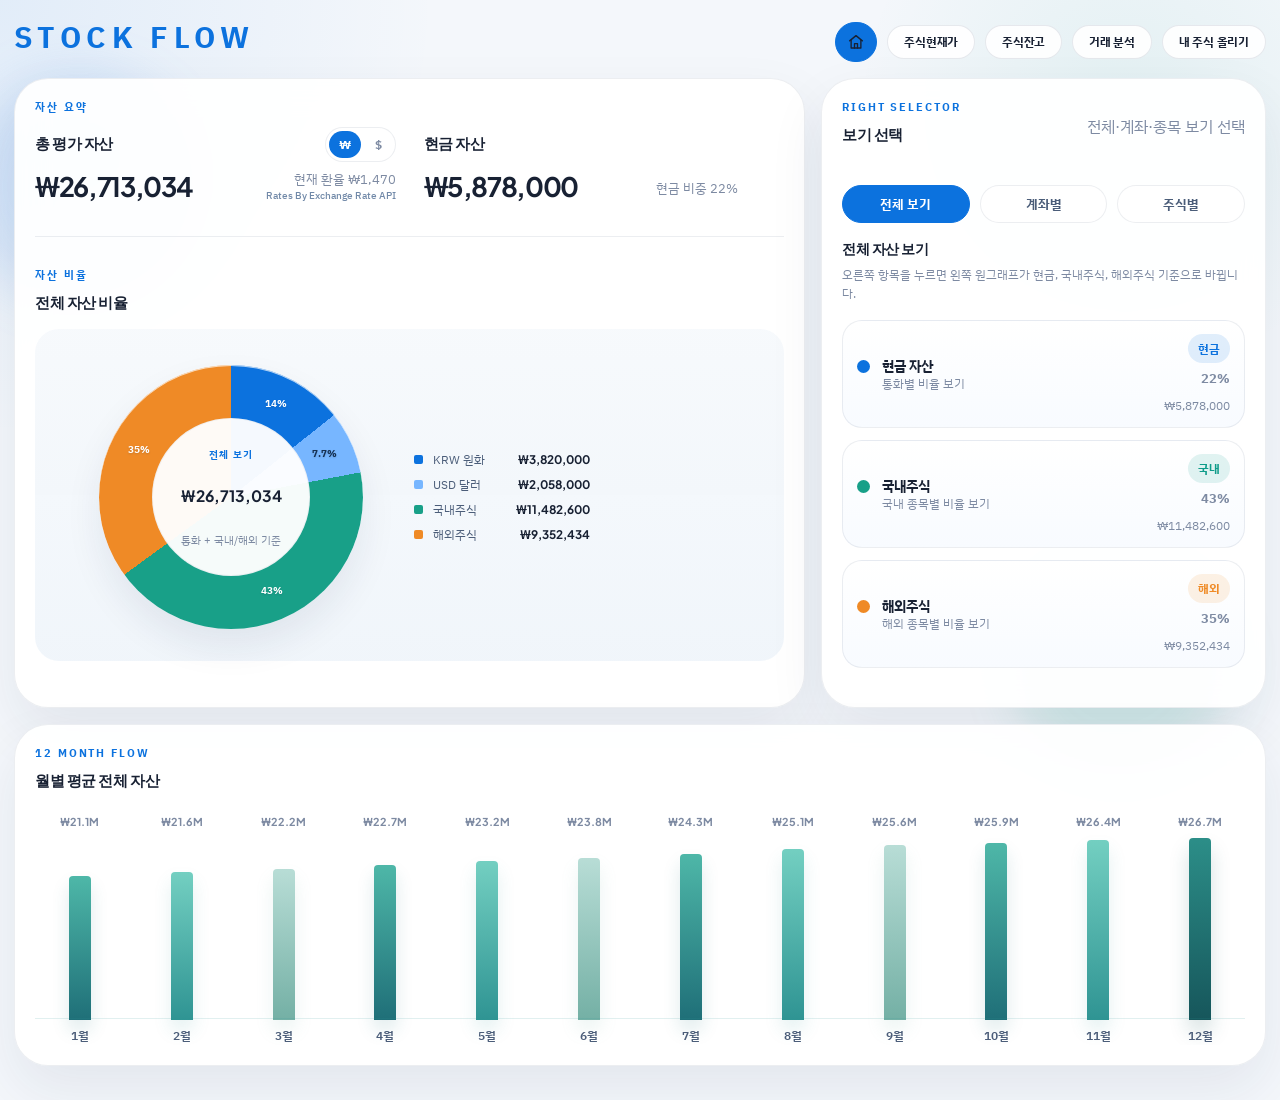
<file: index.html>
<!DOCTYPE html>
<html lang="ko">
  <head>
    <meta charset="UTF-8" />
    <meta name="viewport" content="width=device-width, initial-scale=1.0" />
    <title>Stock Flow Layout</title>
    <meta
      name="description"
      content="주식 자산 비율 구조를 먼저 보는 Stock Flow 레이아웃 시안"
    />
    <link rel="preconnect" href="https://fonts.googleapis.com" />
    <link rel="preconnect" href="https://fonts.gstatic.com" crossorigin />
    <link
      href="https://fonts.googleapis.com/css2?family=IBM+Plex+Sans+KR:wght@400;500;600;700&family=Plus+Jakarta+Sans:wght@500;700;800&display=swap"
      rel="stylesheet"
    />
    <link rel="stylesheet" href="./styles.css?v=20260328-27" />
    <script defer src="./app.js?v=20260328-16"></script>
  </head>
  <body>
    <div class="page-glow page-glow-one"></div>
    <div class="page-glow page-glow-two"></div>

    <div class="app-shell">
      <header class="page-header">
        <a href="./index.html" class="eyebrow-link">
          <p class="eyebrow">Stock Flow</p>
        </a>
        <div class="header-actions" aria-label="상단 기능 버튼">
          <a href="./index.html" class="header-action-button home-button active" aria-current="page" aria-label="홈">
            <svg class="home-icon" viewBox="0 0 24 24" aria-hidden="true">
              <path d="M3.5 10.5L12 3.5l8.5 7" />
              <path d="M5.5 9.75V20h13V9.75" />
              <path d="M10 20v-5.75h4V20" />
            </svg>
          </a>
          <a href="./market.html" class="header-action-button">주식현재가</a>
          <a href="./balance.html" class="header-action-button">주식잔고</a>
          <a href="./report.html" class="header-action-button">거래 분석</a>
          <a href="./upload.html" class="header-action-button">내 주식 올리기</a>
        </div>
      </header>

      <main class="stage-grid">
        <section class="left-stage">
          <article class="panel avg-panel">
            <p class="section-kicker">자산 요약</p>
            <div class="avg-layout">
              <div class="summary-metric-block">
                <div class="summary-title-row">
                  <h2>총 평가 자산</h2>
                  <div class="currency-toggle" id="summaryCurrencyToggle">
                    <button type="button" class="currency-chip active" data-display-currency="KRW">₩</button>
                    <button type="button" class="currency-chip" data-display-currency="USD">$</button>
                  </div>
                </div>
                <div class="summary-value-row">
                  <strong id="avgCostValue" class="avg-value">-</strong>
                  <div class="exchange-rate-stack">
                    <p id="exchangeRateValue" class="exchange-rate-meta">-</p>
                    <a
                      class="exchange-rate-source"
                      href="https://www.exchangerate-api.com"
                      target="_blank"
                      rel="noreferrer"
                    >
                      Rates By Exchange Rate API
                    </a>
                  </div>
                </div>
              </div>
              <div class="summary-metric-block">
                <div class="summary-title-row summary-title-row-solo">
                  <h2>현금 자산</h2>
                  <span class="summary-title-spacer" aria-hidden="true"></span>
                </div>
                <div class="metric-inline-row">
                  <strong id="cashKrwValue" class="avg-value">-</strong>
                  <p id="cashKrwPercent" class="summary-meta">-</p>
                </div>
              </div>
            </div>

            <div class="inline-donut">
              <div class="panel-head compact-panel-head">
                <div>
                  <p class="section-kicker">자산 비율</p>
                  <h2 id="allocationTitle">전체 자산 비율</h2>
                </div>
                <p id="allocationDescription" class="section-caption">-</p>
              </div>

              <div class="donut-layout">
                <div class="donut-wrap">
                  <div id="donutChart" class="donut-chart">
                    <div id="donutPercentLayer" class="donut-percent-layer"></div>
                    <div class="donut-hole">
                      <span id="donutModeLabel" class="donut-mode">-</span>
                      <strong id="donutCenterValue" class="donut-center-value">-</strong>
                      <small id="donutCenterMeta" class="donut-center-meta">-</small>
                    </div>
                  </div>
                  <div id="donutLegend" class="donut-legend"></div>
                </div>
              </div>
            </div>
          </article>
        </section>

        <aside class="panel right-stage">
          <div class="panel-head panel-head-tight">
            <div>
              <p class="section-kicker">Right Selector</p>
              <h2>보기 선택</h2>
            </div>
            <p class="section-caption">
              전체·계좌·종목 보기 선택
            </p>
          </div>

          <div class="mode-switch" id="modeSwitch">
            <button type="button" class="mode-chip active" data-mode="overall">
              전체 보기
            </button>
            <button type="button" class="mode-chip" data-mode="accounts">
              계좌별
            </button>
            <button type="button" class="mode-chip" data-mode="stocks">
              주식별
            </button>
          </div>

          <div class="selector-copy">
            <strong id="selectorTitle">전체 자산 보기</strong>
            <p id="selectorDescription">
              전체 자산 기준으로 현금, 국내주식, 해외주식, 통화 자산 구성을 봅니다.
            </p>
          </div>

          <div id="selectorList" class="selector-list"></div>
        </aside>
      </main>

      <section class="panel history-panel">
        <div class="panel-head">
          <div>
            <p class="section-kicker">12 Month Flow</p>
            <h2>월별 평균 전체 자산</h2>
          </div>
        </div>

        <div class="history-chart-shell">
          <div id="monthlyAssetChart" class="history-chart"></div>
        </div>
      </section>
    </div>
  </body>
</html>
</file>
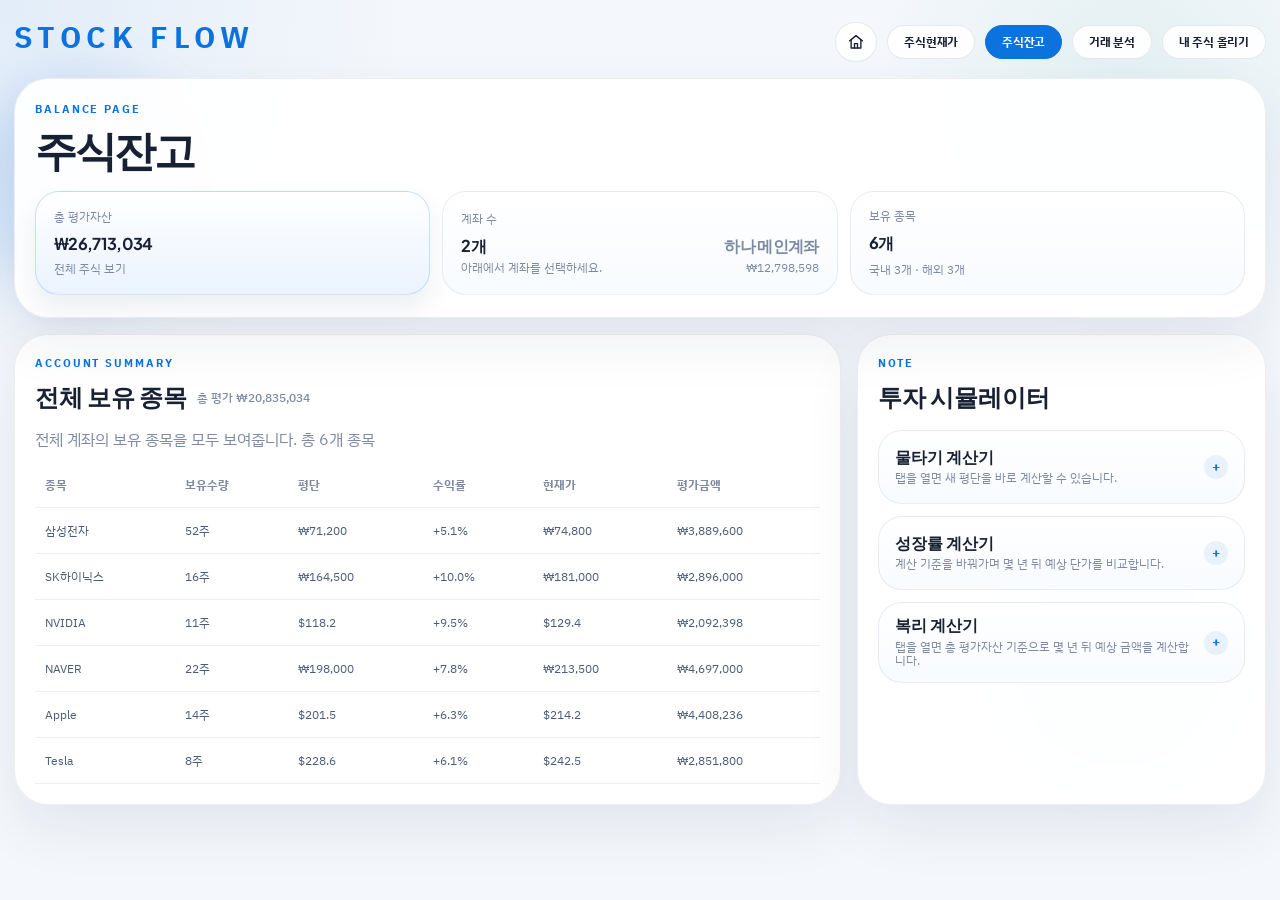
<file: balance.html>
<!DOCTYPE html>
<html lang="ko">
  <head>
    <meta charset="UTF-8" />
    <meta name="viewport" content="width=device-width, initial-scale=1.0" />
    <title>주식잔고 | Stock Flow</title>
    <meta
      name="description"
      content="계좌별 주식 잔고와 평가금액을 확인하는 Stock Flow 페이지"
    />
    <link rel="preconnect" href="https://fonts.googleapis.com" />
    <link rel="preconnect" href="https://fonts.gstatic.com" crossorigin />
    <link
      href="https://fonts.googleapis.com/css2?family=IBM+Plex+Sans+KR:wght@400;500;600;700&family=Plus+Jakarta+Sans:wght@500;700;800&display=swap"
      rel="stylesheet"
    />
    <link rel="stylesheet" href="./styles.css?v=20260329-17" />
    <script defer src="./balance.js?v=20260329-17"></script>
  </head>
  <body>
    <div class="page-glow page-glow-one"></div>
    <div class="page-glow page-glow-two"></div>

    <div class="app-shell">
      <header class="page-header">
        <a href="./index.html" class="eyebrow-link">
          <p class="eyebrow">Stock Flow</p>
        </a>
        <div class="header-actions" aria-label="상단 기능 버튼">
          <a href="./index.html" class="header-action-button home-button" aria-label="홈">
            <svg class="home-icon" viewBox="0 0 24 24" aria-hidden="true">
              <path d="M3.5 10.5L12 3.5l8.5 7" />
              <path d="M5.5 9.75V20h13V9.75" />
              <path d="M10 20v-5.75h4V20" />
            </svg>
          </a>
          <a href="./market.html" class="header-action-button">주식현재가</a>
          <a href="./balance.html" class="header-action-button active" aria-current="page">주식잔고</a>
          <a href="./report.html" class="header-action-button">거래 분석</a>
          <a href="./upload.html" class="header-action-button">내 주식 올리기</a>
        </div>
      </header>

      <main class="page-stack">
        <section class="panel hero-panel">
          <p class="section-kicker">Balance Page</p>
          <h1 class="market-page-title">주식잔고</h1>

          <div class="quick-stats balance-quick-stats">
            <button
              type="button"
              class="quick-stat-card quick-stat-card-button"
              id="totalAssetButton"
            >
              <span>총 평가자산</span>
              <strong id="balanceTotalAssetValue">-</strong>
              <p id="balanceTotalAssetMeta">전체 계좌 합산</p>
            </button>
            <div class="quick-stat-stack">
              <button
                type="button"
                class="quick-stat-card quick-stat-card-button"
                id="accountPickerButton"
                aria-expanded="false"
                aria-controls="accountPickerPanel"
              >
                <span>계좌 수</span>
                <div class="account-count-line">
                  <div class="account-count-stack">
                    <strong id="accountCountValue">-</strong>
                    <span id="accountCountMeta" class="account-count-subvalue">아래에서 계좌를 선택하세요.</span>
                  </div>
                  <div class="account-selected-stack">
                    <strong id="accountSelectedLabel" class="account-count-selected">-</strong>
                    <span id="accountSelectedAmount" class="account-count-subvalue">-</span>
                  </div>
                </div>
              </button>

              <div id="accountPickerPanel" class="account-picker-panel" hidden>
                <div class="account-picker-head">
                  <strong>계좌 선택</strong>
                </div>
                <div id="accountPickerList" class="account-picker-list"></div>
              </div>
            </div>
            <div class="quick-stat-stack">
              <button
                type="button"
                class="quick-stat-card quick-stat-card-button"
                id="holdingFilterButton"
                aria-expanded="false"
                aria-controls="holdingFilterPanel"
              >
                <span>보유 종목</span>
                <strong id="holdingCountValue">-</strong>
                <p id="holdingCountMeta">-</p>
              </button>

              <div id="holdingFilterPanel" class="holding-filter-panel" hidden>
                <div class="holding-filter-head">
                  <strong>주식 보기</strong>
                </div>
                <div class="holding-filter-list">
                  <button type="button" class="holding-filter-item" data-holding-filter="domestic">
                    한국 주식
                  </button>
                  <button type="button" class="holding-filter-item" data-holding-filter="foreign">
                    미국주식
                  </button>
                </div>
              </div>
            </div>
          </div>
        </section>

        <section class="page-grid-two balance-page-grid">
          <article class="panel page-panel">
            <div class="panel-head">
              <div>
                <p class="section-kicker">Account Summary</p>
                <div class="balance-section-title-row">
                  <h2 id="balanceSectionTitle">계좌별 잔고</h2>
                  <span id="balanceSectionAsset" class="balance-section-asset">-</span>
                </div>
              </div>
            </div>

            <p id="balanceSectionMeta" class="section-caption balance-section-meta">-</p>

            <div class="table-wrap">
              <table class="stock-table">
                <thead>
                  <tr>
                    <th>종목</th>
                    <th>보유수량</th>
                    <th>평단</th>
                    <th>수익률</th>
                    <th>현재가</th>
                    <th>평가금액</th>
                  </tr>
                </thead>
                <tbody id="balanceHoldingsBody"></tbody>
              </table>
            </div>
          </article>

          <article class="panel side-panel">
            <div class="panel-head panel-head-tight">
              <div>
                <p class="section-kicker">Note</p>
                <h2>투자 시뮬레이터</h2>
              </div>
            </div>

            <div class="side-list">
              <details id="averageDownCard" class="side-list-item average-down-card average-down-accordion">
                <summary class="average-down-toggle">
                  <div class="average-down-head">
                    <strong>물타기 계산기</strong>
                    <p>탭을 열면 새 평단을 바로 계산할 수 있습니다.</p>
                  </div>
                  <span class="average-down-chevron" aria-hidden="true">+</span>
                </summary>

                <div class="average-down-panel">
                  <div class="average-down-grid">
                    <label class="average-down-field">
                      <span>현재 보유수량</span>
                      <input id="averageCurrentShares" type="number" min="0" step="0.01" placeholder="예: 10" />
                    </label>
                    <label class="average-down-field">
                      <span>현재 평단</span>
                      <input id="averageCurrentCost" type="number" min="0" step="0.01" placeholder="예: 71200" />
                    </label>
                    <label class="average-down-field">
                      <span>추가 매수가</span>
                      <input id="averageBuyPrice" type="number" min="0" step="0.01" placeholder="예: 68000" />
                    </label>
                    <label class="average-down-field">
                      <span>추가 매수수량</span>
                      <input id="averageBuyShares" type="number" min="0" step="0.01" placeholder="예: 5" />
                    </label>
                  </div>

                  <div class="average-down-results">
                    <article class="average-down-result">
                      <span>새 평단</span>
                      <strong id="averageNewCost">-</strong>
                    </article>
                    <article class="average-down-result">
                      <span>총 보유수량</span>
                      <strong id="averageTotalShares">-</strong>
                    </article>
                  </div>

                  <p class="average-down-note">수수료와 세금은 제외한 단순 계산입니다.</p>
                </div>
              </details>
              <details class="side-list-item compound-card compound-accordion">
                <summary class="compound-toggle">
                  <div class="compound-head">
                    <strong>성장률 계산기</strong>
                    <p>계산 기준을 바꿔가며 몇 년 뒤 예상 단가를 비교합니다.</p>
                  </div>
                  <span class="compound-chevron" aria-hidden="true">+</span>
                </summary>

                <div class="compound-panel">
                  <div class="compound-grid growth-grid">
                    <label class="compound-field">
                      <span>기간 (3년이내 신뢰도높음·5년이상참고)</span>
                      <input id="growthYears" type="number" min="1" step="1" value="3" />
                    </label>
                    <div class="compound-field growth-mode-field">
                      <span>기준</span>
                      <div id="growthModeSwitch" class="mode-switch growth-mode-switch">
                        <button type="button" class="mode-chip active" data-growth-mode="historical">성과</button>
                        <button type="button" class="mode-chip" data-growth-mode="estimated">추정</button>
                      </div>
                    </div>
                  </div>

                  <div class="compound-results">
                    <article class="compound-result">
                      <span>총 예상 평가금액</span>
                      <strong id="growthFutureValue">-</strong>
                    </article>
                    <article class="compound-result">
                      <span>총 예상 증가액</span>
                      <strong id="growthFutureGain">-</strong>
                    </article>
                  </div>

                  <div id="growthHoldingsList" class="growth-list"></div>

                  <p id="growthModeNote" class="compound-note">최근 5년 총수익률을 연환산한 CAGR 기준이며, 샘플 종목 데이터에 맞춰 계산합니다.</p>
                </div>
              </details>
              <details class="side-list-item compound-card compound-accordion">
                <summary class="compound-toggle">
                  <div class="compound-head">
                    <strong>복리 계산기</strong>
                    <p>탭을 열면 총 평가자산 기준으로 몇 년 뒤 예상 금액을 계산합니다.</p>
                  </div>
                  <span class="compound-chevron" aria-hidden="true">+</span>
                </summary>

                <div class="compound-panel">
                  <div class="compound-grid">
                    <label class="compound-field">
                      <span>원금</span>
                      <input id="compoundPrincipal" type="number" min="0" step="1" placeholder="총 평가자산 자동 입력" />
                    </label>
                    <label class="compound-field">
                      <span>기간</span>
                      <input id="compoundYears" type="number" min="1" step="1" value="3" />
                    </label>
                    <label class="compound-field">
                      <span>연 수익률</span>
                      <input id="compoundRate" type="number" min="0" step="1" value="7" />
                    </label>
                  </div>

                  <div class="compound-results">
                    <article class="compound-result">
                      <span>예상 금액</span>
                      <strong id="compoundFutureValue">-</strong>
                    </article>
                    <article class="compound-result">
                      <span>예상 증가액</span>
                      <strong id="compoundGainValue">-</strong>
                    </article>
                  </div>

                  <p class="compound-note">연복리 기준의 단순 계산이며, 세금과 수수료는 제외합니다.</p>
                </div>
              </details>
            </div>
          </article>
        </section>
      </main>
    </div>
  </body>
</html>
</file>
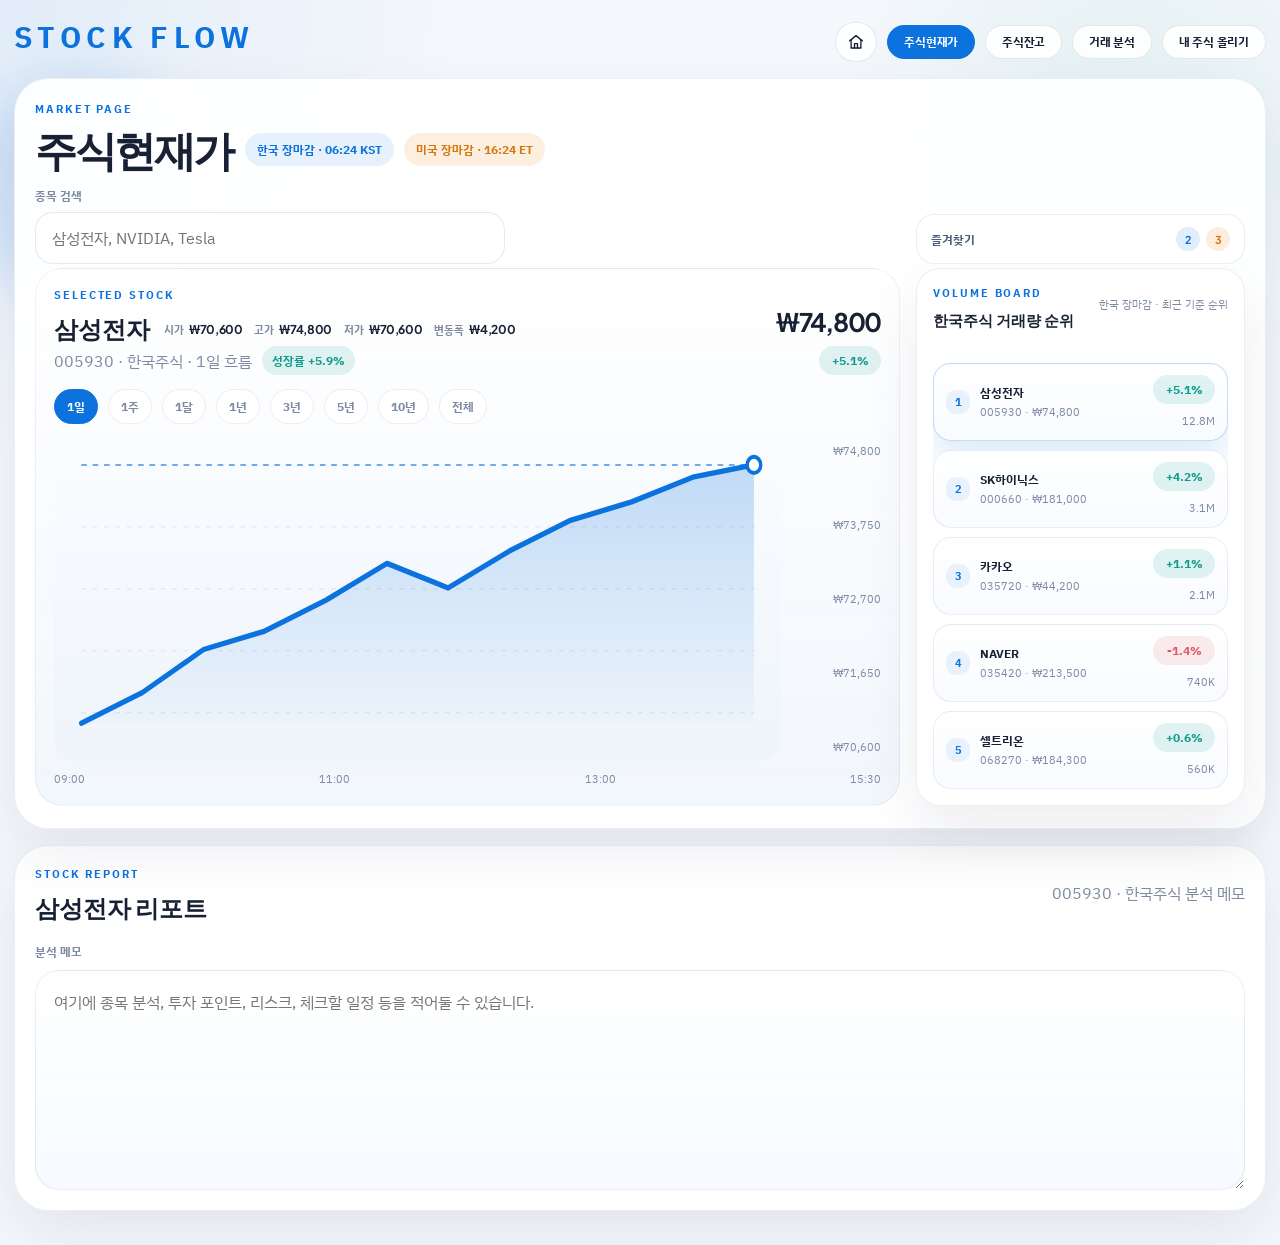
<file: market.html>
<!DOCTYPE html>
<html lang="ko">
  <head>
    <meta charset="UTF-8" />
    <meta name="viewport" content="width=device-width, initial-scale=1.0" />
    <title>주식현재가 | Stock Flow</title>
    <meta
      name="description"
      content="보유 종목과 관심 종목 현재가를 확인하는 Stock Flow 페이지"
    />
    <link rel="preconnect" href="https://fonts.googleapis.com" />
    <link rel="preconnect" href="https://fonts.gstatic.com" crossorigin />
    <link
      href="https://fonts.googleapis.com/css2?family=IBM+Plex+Sans+KR:wght@400;500;600;700&family=Plus+Jakarta+Sans:wght@500;700;800&display=swap"
      rel="stylesheet"
    />
    <link rel="stylesheet" href="./styles.css?v=20260329-01" />
    <script defer src="./market.js?v=20260329-01"></script>
  </head>
  <body>
    <div class="page-glow page-glow-one"></div>
    <div class="page-glow page-glow-two"></div>

    <div class="app-shell">
      <header class="page-header">
        <a href="./index.html" class="eyebrow-link">
          <p class="eyebrow">Stock Flow</p>
        </a>
        <div class="header-actions" aria-label="상단 기능 버튼">
          <a href="./index.html" class="header-action-button home-button" aria-label="홈">
            <svg class="home-icon" viewBox="0 0 24 24" aria-hidden="true">
              <path d="M3.5 10.5L12 3.5l8.5 7" />
              <path d="M5.5 9.75V20h13V9.75" />
              <path d="M10 20v-5.75h4V20" />
            </svg>
          </a>
          <a href="./market.html" class="header-action-button active" aria-current="page">주식현재가</a>
          <a href="./balance.html" class="header-action-button">주식잔고</a>
          <a href="./report.html" class="header-action-button">거래 분석</a>
          <a href="./upload.html" class="header-action-button">내 주식 올리기</a>
        </div>
      </header>

      <main class="page-stack">
        <section class="panel hero-panel">
          <p class="section-kicker">Market Page</p>
          <div class="hero-title-row">
            <h1 class="market-page-title">주식현재가</h1>
            <div class="hero-market-statuses">
              <span id="heroKrStatus" class="live-market-pill">-</span>
              <span id="heroUsStatus" class="live-market-pill live-market-pill-us">-</span>
            </div>
          </div>

          <div class="market-top-row">
            <div class="market-controls">
              <label class="market-search">
                <span>종목 검색</span>
                <input
                  id="marketSearchInput"
                  type="search"
                  inputmode="search"
                  placeholder="삼성전자, NVIDIA, Tesla"
                  autocomplete="off"
                />
              </label>
              <div id="marketSearchResults" class="market-search-results"></div>
            </div>
            <div class="market-favorite-tab-wrap">
              <button
                type="button"
                id="favoriteTabButton"
                class="favorite-tab-button"
                aria-expanded="false"
                aria-controls="favoritePanel"
              >
                <span>즐겨찾기</span>
                <span class="favorite-count-group">
                  <strong
                    id="favoriteKrCountBadge"
                    class="favorite-count-badge favorite-count-badge-kr"
                    title="한국 즐겨찾기 수"
                  >0</strong>
                  <strong
                    id="favoriteUsCountBadge"
                    class="favorite-count-badge favorite-count-badge-us"
                    title="미국 즐겨찾기 수"
                  >0</strong>
                </span>
              </button>
              <div id="favoritePanel" class="favorite-panel"></div>
            </div>
          </div>

          <div class="market-stage-grid">
            <div class="live-chart-shell">
              <div class="chart-summary">
                <div class="chart-summary-copy">
                  <p class="section-kicker">Selected Stock</p>
                  <div class="chart-headline-row">
                    <h2 id="chartStockName">-</h2>
                    <div id="chartDetailStats" class="chart-detail-inline"></div>
                  </div>
                  <div class="chart-meta-row">
                    <p id="chartStockMeta" class="section-caption">-</p>
                    <span id="chartRangeGrowth" class="change-pill positive">-</span>
                  </div>
                </div>
                <div class="chart-price-stack">
                  <strong id="chartStockPrice">-</strong>
                  <span id="chartStockChange" class="change-pill positive">-</span>
                </div>
              </div>

              <div id="chartRangeSwitch" class="chart-range-switch">
                <button type="button" class="chart-range-chip active" data-chart-range="1D">1일</button>
                <button type="button" class="chart-range-chip" data-chart-range="1W">1주</button>
                <button type="button" class="chart-range-chip" data-chart-range="1M">1달</button>
                <button type="button" class="chart-range-chip" data-chart-range="1Y">1년</button>
                <button type="button" class="chart-range-chip" data-chart-range="3Y">3년</button>
                <button type="button" class="chart-range-chip" data-chart-range="5Y">5년</button>
                <button type="button" class="chart-range-chip" data-chart-range="10Y">10년</button>
                <button type="button" class="chart-range-chip" data-chart-range="ALL">전체</button>
              </div>

              <div class="chart-canvas">
                <div class="chart-body">
                  <svg id="marketChart" class="market-chart-svg" viewBox="0 0 640 240" preserveAspectRatio="none"></svg>
                  <div id="chartPriceScale" class="chart-price-scale"></div>
                </div>
                <div id="chartAxisLabels" class="chart-axis-labels"></div>
              </div>
            </div>

            <section class="panel side-panel market-side-panel market-inline-board">
              <div class="panel-head panel-head-tight market-board-head">
                <div>
                  <p class="section-kicker">Volume Board</p>
                  <h2 id="marketBoardTitle">거래량 순위</h2>
                </div>
                <p id="marketBoardCaption" class="section-caption">-</p>
              </div>

              <div id="marketRankingList" class="market-ranking-list"></div>
            </section>
          </div>
        </section>

        <section class="panel market-report-panel">
          <div class="panel-head">
            <div>
              <p class="section-kicker">Stock Report</p>
              <h2 id="stockReportTitle">주식 리포트</h2>
            </div>
            <p id="stockReportMeta" class="section-caption">-</p>
          </div>

          <label class="stock-report-field">
            <span>분석 메모</span>
            <textarea
              id="stockReportEditor"
              class="stock-report-editor"
              placeholder="여기에 종목 분석, 투자 포인트, 리스크, 체크할 일정 등을 적어둘 수 있습니다."
            ></textarea>
          </label>
        </section>
      </main>
    </div>
  </body>
</html>
</file>
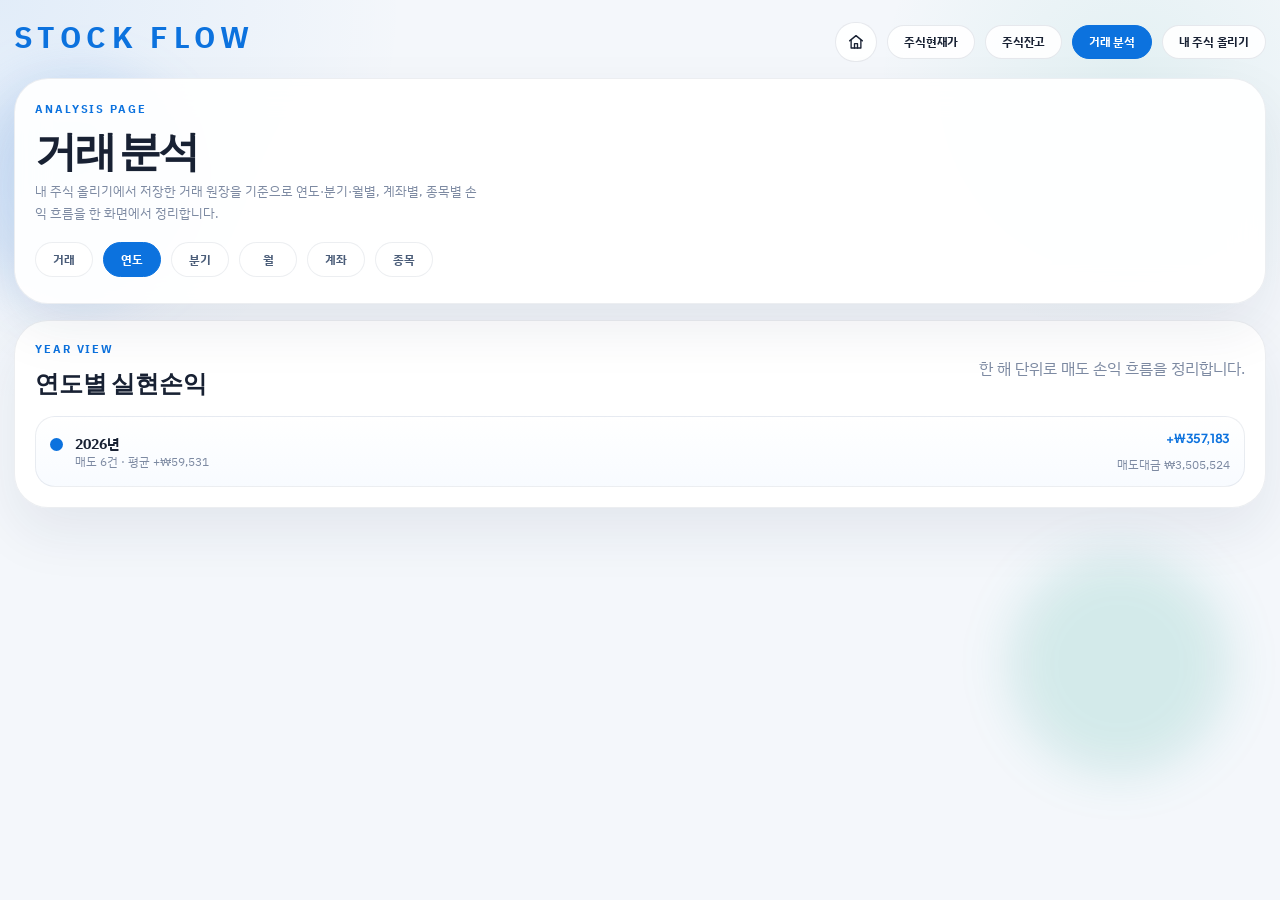
<file: report.html>
<!DOCTYPE html>
<html lang="ko">
  <head>
    <meta charset="UTF-8" />
    <meta name="viewport" content="width=device-width, initial-scale=1.0" />
    <title>거래 분석 | Stock Flow</title>
    <meta
      name="description"
      content="거래 원장을 기준으로 연도별, 분기별 손익을 정리하는 Stock Flow 거래 분석 페이지"
    />
    <link rel="preconnect" href="https://fonts.googleapis.com" />
    <link rel="preconnect" href="https://fonts.gstatic.com" crossorigin />
    <link
      href="https://fonts.googleapis.com/css2?family=IBM+Plex+Sans+KR:wght@400;500;600;700&family=Plus+Jakarta+Sans:wght@500;700;800&display=swap"
      rel="stylesheet"
    />
    <link rel="stylesheet" href="./styles.css?v=20260330-14" />
    <script defer src="./trade-ledger.js?v=20260329-01"></script>
    <script defer src="./report.js?v=20260330-07"></script>
  </head>
  <body>
    <div class="page-glow page-glow-one"></div>
    <div class="page-glow page-glow-two"></div>

    <div class="app-shell">
      <header class="page-header">
        <a href="./index.html" class="eyebrow-link">
          <p class="eyebrow">Stock Flow</p>
        </a>
        <div class="header-actions" aria-label="상단 기능 버튼">
          <a href="./index.html" class="header-action-button home-button" aria-label="홈">
            <svg class="home-icon" viewBox="0 0 24 24" aria-hidden="true">
              <path d="M3.5 10.5L12 3.5l8.5 7" />
              <path d="M5.5 9.75V20h13V9.75" />
              <path d="M10 20v-5.75h4V20" />
            </svg>
          </a>
          <a href="./market.html" class="header-action-button">주식현재가</a>
          <a href="./balance.html" class="header-action-button">주식잔고</a>
          <a href="./report.html" class="header-action-button active" aria-current="page">거래 분석</a>
          <a href="./upload.html" class="header-action-button">내 주식 올리기</a>
        </div>
      </header>

      <main class="page-stack">
        <section class="panel hero-panel analysis-hero-panel">
          <p class="section-kicker">Analysis Page</p>
          <h1 class="market-page-title analysis-page-title">거래 분석</h1>
          <p class="hero-copy">
            내 주식 올리기에서 저장한 거래 원장을 기준으로 연도·분기·월별, 계좌별, 종목별 손익 흐름을 한 화면에서 정리합니다.
          </p>

          <div id="analysisViewSwitch" class="mode-switch analysis-view-switch">
            <button type="button" class="mode-chip" data-analysis-view="ledger">거래</button>
            <button type="button" class="mode-chip active" data-analysis-view="year">연도</button>
            <button type="button" class="mode-chip" data-analysis-view="quarter">분기</button>
            <button type="button" class="mode-chip" data-analysis-view="month">월</button>
            <button type="button" class="mode-chip" data-analysis-view="account">계좌</button>
            <button type="button" class="mode-chip" data-analysis-view="stock">종목</button>
          </div>
        </section>

        <section class="panel page-panel analysis-main-panel">
          <section id="analysisGroupSection" class="analysis-panel-section">
            <div class="panel-head compact-panel-head analysis-group-head">
              <div>
                <p id="analysisGroupKicker" class="section-kicker">Year View</p>
                <h2 id="analysisGroupTitle">연도별 실현손익</h2>
              </div>
              <p id="analysisGroupCaption" class="section-caption">연도 기준으로 매도 손익을 정리합니다.</p>
            </div>

            <div id="analysisGroupList" class="selector-list analysis-group-list"></div>
          </section>

          <section id="analysisLedgerSection" class="analysis-panel-section analysis-panel-section-hidden">
            <div class="panel-head compact-panel-head">
              <div>
                <p class="section-kicker">Ledger Table</p>
                <h2>최근 거래 내역</h2>
              </div>
              <p class="section-caption">최근 저장된 거래부터 확인합니다.</p>
            </div>

            <div class="analysis-table-shell">
              <table class="stock-table analysis-table">
                <thead>
                  <tr>
                    <th>날짜</th>
                    <th>계좌</th>
                    <th>종목</th>
                    <th>구분</th>
                    <th>수량</th>
                    <th>체결가</th>
                    <th>실현손익</th>
                  </tr>
                </thead>
                <tbody id="analysisTransactionsBody"></tbody>
              </table>
            </div>
          </section>
        </section>
      </main>
    </div>
  </body>
</html>
</file>
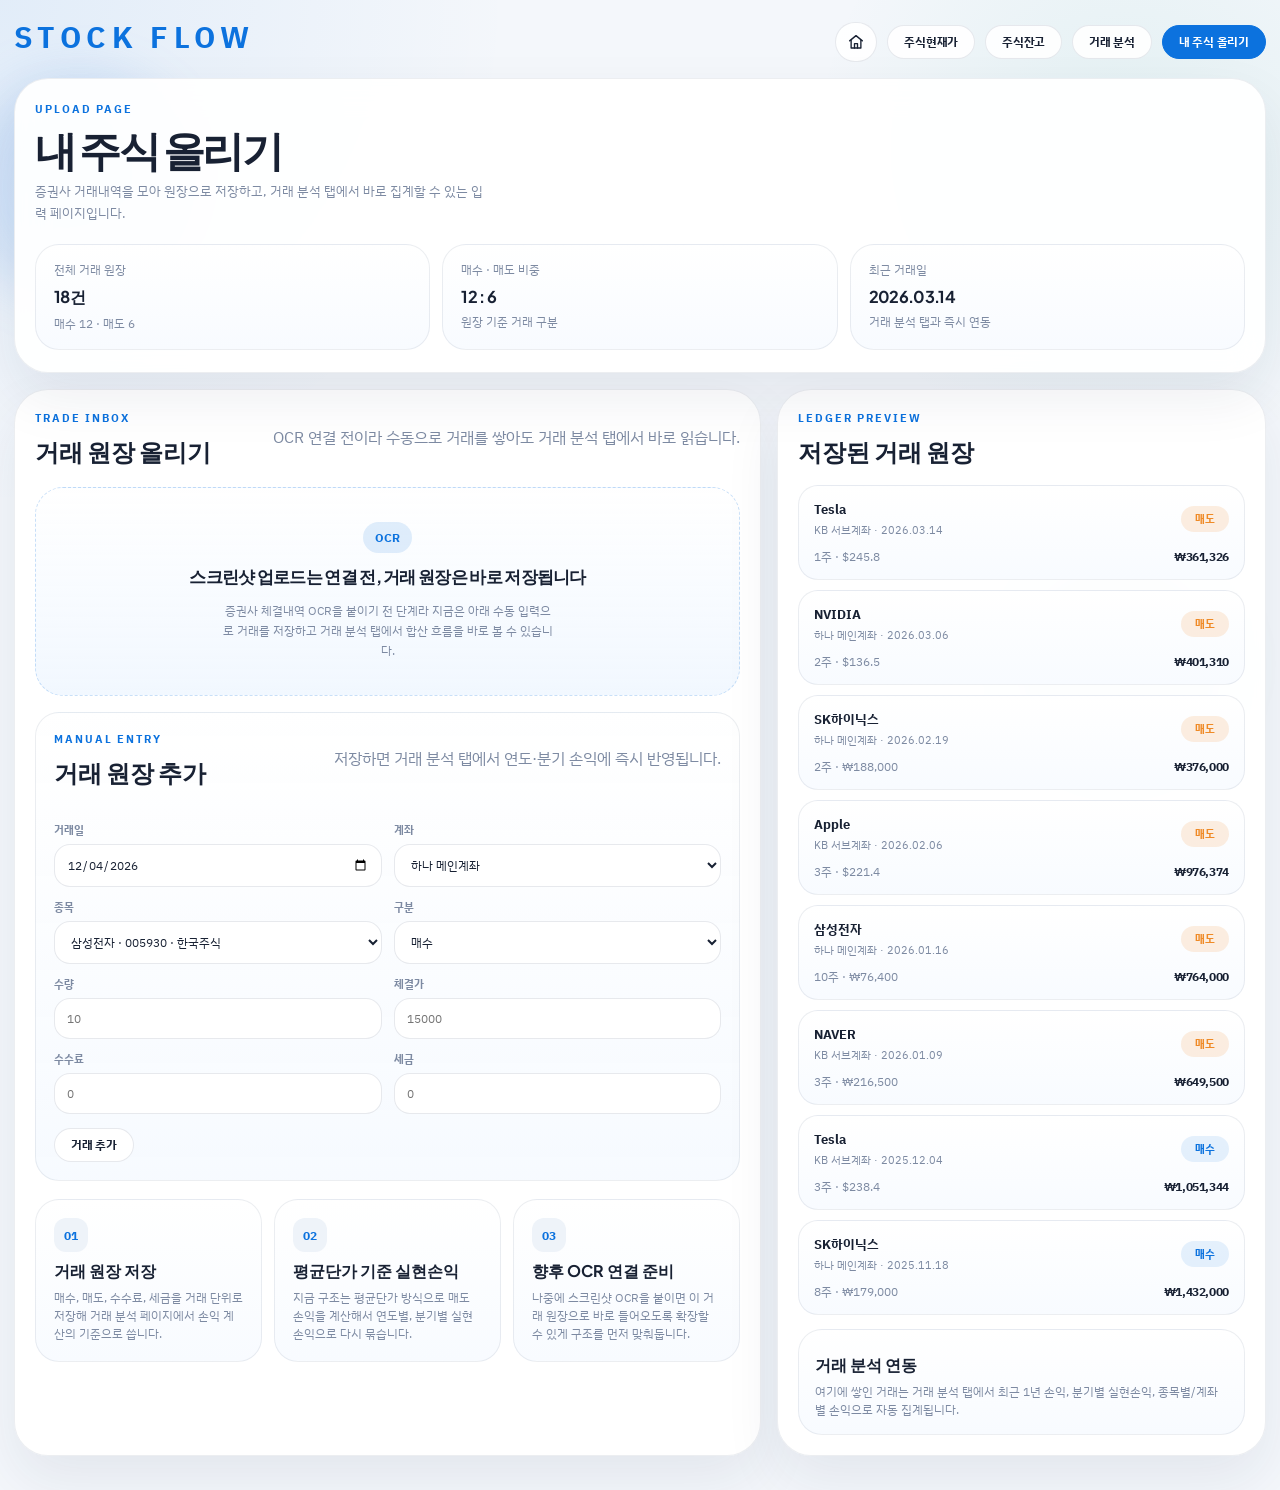
<file: upload.html>
<!DOCTYPE html>
<html lang="ko">
  <head>
    <meta charset="UTF-8" />
    <meta name="viewport" content="width=device-width, initial-scale=1.0" />
    <title>내 주식 올리기 | Stock Flow</title>
    <meta
      name="description"
      content="거래 원장을 입력하고 거래 분석 탭으로 연동하는 Stock Flow 페이지"
    />
    <link rel="preconnect" href="https://fonts.googleapis.com" />
    <link rel="preconnect" href="https://fonts.gstatic.com" crossorigin />
    <link
      href="https://fonts.googleapis.com/css2?family=IBM+Plex+Sans+KR:wght@400;500;600;700&family=Plus+Jakarta+Sans:wght@500;700;800&display=swap"
      rel="stylesheet"
    />
    <link rel="stylesheet" href="./styles.css?v=20260329-09" />
    <script defer src="./trade-ledger.js?v=20260329-01"></script>
    <script defer src="./upload.js?v=20260329-01"></script>
  </head>
  <body>
    <div class="page-glow page-glow-one"></div>
    <div class="page-glow page-glow-two"></div>

    <div class="app-shell">
      <header class="page-header">
        <a href="./index.html" class="eyebrow-link">
          <p class="eyebrow">Stock Flow</p>
        </a>
        <div class="header-actions" aria-label="상단 기능 버튼">
          <a href="./index.html" class="header-action-button home-button" aria-label="홈">
            <svg class="home-icon" viewBox="0 0 24 24" aria-hidden="true">
              <path d="M3.5 10.5L12 3.5l8.5 7" />
              <path d="M5.5 9.75V20h13V9.75" />
              <path d="M10 20v-5.75h4V20" />
            </svg>
          </a>
          <a href="./market.html" class="header-action-button">주식현재가</a>
          <a href="./balance.html" class="header-action-button">주식잔고</a>
          <a href="./report.html" class="header-action-button">거래 분석</a>
          <a href="./upload.html" class="header-action-button active" aria-current="page">내 주식 올리기</a>
        </div>
      </header>

      <main class="page-stack">
        <section class="panel hero-panel">
          <p class="section-kicker">Upload Page</p>
          <h1>내 주식 올리기</h1>
          <p class="hero-copy">
            증권사 거래내역을 모아 원장으로 저장하고, 거래 분석 탭에서 바로 집계할 수 있는 입력 페이지입니다.
          </p>

          <div class="quick-stats upload-quick-stats">
            <article class="quick-stat-card">
              <span>전체 거래 원장</span>
              <strong id="uploadTradeCount">-</strong>
              <p id="uploadTradeCountMeta">-</p>
            </article>
            <article class="quick-stat-card">
              <span>매수 · 매도 비중</span>
              <strong id="uploadTradeMix">-</strong>
              <p>원장 기준 거래 구분</p>
            </article>
            <article class="quick-stat-card">
              <span>최근 거래일</span>
              <strong id="uploadLastTradeDate">-</strong>
              <p>거래 분석 탭과 즉시 연동</p>
            </article>
          </div>
        </section>

        <section class="page-grid-two">
          <article class="panel page-panel">
            <div class="panel-head">
              <div>
                <p class="section-kicker">Trade Inbox</p>
                <h2>거래 원장 올리기</h2>
              </div>
              <p class="section-caption">OCR 연결 전이라 수동으로 거래를 쌓아도 거래 분석 탭에서 바로 읽습니다.</p>
            </div>

            <div class="upload-dropzone">
              <span class="upload-badge">OCR</span>
              <strong>스크린샷 업로드는 연결 전, 거래 원장은 바로 저장됩니다</strong>
              <p>증권사 체결내역 OCR을 붙이기 전 단계라 지금은 아래 수동 입력으로 거래를 저장하고 거래 분석 탭에서 합산 흐름을 바로 볼 수 있습니다.</p>
            </div>

            <section class="ledger-entry-card">
              <div class="panel-head panel-head-tight">
                <div>
                  <p class="section-kicker">Manual Entry</p>
                  <h2>거래 원장 추가</h2>
                </div>
                <p class="section-caption">저장하면 거래 분석 탭에서 연도·분기 손익에 즉시 반영됩니다.</p>
              </div>

              <form id="tradeEntryForm" class="trade-form">
                <div class="trade-form-grid">
                  <label class="trade-field">
                    <span>거래일</span>
                    <input id="tradeDateInput" type="date" required />
                  </label>
                  <label class="trade-field">
                    <span>계좌</span>
                    <select id="tradeAccountInput" required></select>
                  </label>
                  <label class="trade-field">
                    <span>종목</span>
                    <select id="tradeStockInput" required></select>
                  </label>
                  <label class="trade-field">
                    <span>구분</span>
                    <select id="tradeTypeInput" required>
                      <option value="buy">매수</option>
                      <option value="sell">매도</option>
                    </select>
                  </label>
                  <label class="trade-field">
                    <span>수량</span>
                    <input id="tradeQuantityInput" type="number" min="1" step="1" placeholder="10" required />
                  </label>
                  <label class="trade-field">
                    <span>체결가</span>
                    <input id="tradePriceInput" type="number" min="0" step="0.1" placeholder="15000" required />
                  </label>
                  <label class="trade-field">
                    <span>수수료</span>
                    <input id="tradeFeeInput" type="number" min="0" step="0.1" placeholder="0" />
                  </label>
                  <label class="trade-field">
                    <span>세금</span>
                    <input id="tradeTaxInput" type="number" min="0" step="0.1" placeholder="0" />
                  </label>
                </div>

                <div class="trade-form-actions">
                  <button type="submit" class="header-action-button">거래 추가</button>
                  <p id="tradeFormFeedback" class="trade-form-feedback" hidden></p>
                </div>
              </form>
            </section>

            <div class="guide-grid upload-guide-grid">
              <article class="guide-card">
                <span>01</span>
                <strong>거래 원장 저장</strong>
                <p>매수, 매도, 수수료, 세금을 거래 단위로 저장해 거래 분석 페이지에서 손익 계산의 기준으로 씁니다.</p>
              </article>
              <article class="guide-card">
                <span>02</span>
                <strong>평균단가 기준 실현손익</strong>
                <p>지금 구조는 평균단가 방식으로 매도 손익을 계산해서 연도별, 분기별 실현손익으로 다시 묶습니다.</p>
              </article>
              <article class="guide-card">
                <span>03</span>
                <strong>향후 OCR 연결 준비</strong>
                <p>나중에 스크린샷 OCR을 붙이면 이 거래 원장으로 바로 들어오도록 확장할 수 있게 구조를 먼저 맞춰둡니다.</p>
              </article>
            </div>
          </article>

          <article class="panel side-panel">
            <div class="panel-head panel-head-tight">
              <div>
                <p class="section-kicker">Ledger Preview</p>
                <h2>저장된 거래 원장</h2>
              </div>
            </div>

            <div id="uploadTransactionList" class="transaction-list"></div>

            <div class="side-list upload-side-note">
              <article class="side-list-item">
                <strong>거래 분석 연동</strong>
                <p>여기에 쌓인 거래는 거래 분석 탭에서 최근 1년 손익, 분기별 실현손익, 종목별/계좌별 손익으로 자동 집계됩니다.</p>
              </article>
            </div>
          </article>
        </section>
      </main>
    </div>
  </body>
</html>
</file>
<file: styles.css>
:root {
  --page-bg: #f4f7fb;
  --panel-bg: rgba(255, 255, 255, 0.94);
  --panel-border: rgba(21, 42, 76, 0.08);
  --text-strong: #182133;
  --text-body: #4b5d79;
  --text-soft: #7d8aa2;
  --line-soft: rgba(21, 42, 76, 0.08);
  --blue: #0c72de;
  --blue-soft: rgba(12, 114, 222, 0.12);
  --button-active-solid: #0c72de;
  --button-active-border: #0c72de;
  --button-active-text: #ffffff;
  --teal: #0f9c8a;
  --teal-soft: rgba(15, 156, 138, 0.12);
  --orange: #ef8a26;
  --orange-soft: rgba(239, 138, 38, 0.12);
  --rose: #de5967;
  --rose-soft: rgba(222, 89, 103, 0.12);
  --slate: #7a8aa4;
  --slate-soft: rgba(122, 138, 164, 0.14);
  --surface: #eef3f9;
  --shadow-soft: 0 24px 56px rgba(23, 43, 77, 0.08);
  --shadow-focus: 0 18px 34px rgba(12, 114, 222, 0.14);
  --radius-xl: 34px;
  --radius-lg: 26px;
  --radius-md: 18px;
  --radius-sm: 14px;
}

* {
  box-sizing: border-box;
}

body {
  margin: 0;
  min-height: 100vh;
  background:
    radial-gradient(circle at top left, rgba(12, 114, 222, 0.08), transparent 26%),
    radial-gradient(circle at right 12% top 10%, rgba(15, 156, 138, 0.08), transparent 18%),
    var(--page-bg);
  color: var(--text-body);
  font-family: "IBM Plex Sans KR", sans-serif;
}

button {
  font: inherit;
}

.page-glow {
  position: fixed;
  z-index: 0;
  border-radius: 999px;
  filter: blur(24px);
  pointer-events: none;
}

.page-glow-one {
  top: 72px;
  left: -36px;
  width: 230px;
  height: 230px;
  background: rgba(88, 155, 239, 0.18);
}

.page-glow-two {
  right: 4vw;
  bottom: 14%;
  width: 220px;
  height: 220px;
  background: rgba(15, 156, 138, 0.14);
}

.app-shell {
  position: relative;
  z-index: 1;
  width: min(1320px, calc(100vw - 28px));
  margin: 0 auto;
  padding: 22px 0 34px;
}

.page-header {
  display: flex;
  justify-content: space-between;
  align-items: flex-end;
  gap: 18px;
  margin-bottom: 16px;
}

.eyebrow-link {
  text-decoration: none;
}

.header-actions {
  display: flex;
  justify-content: flex-end;
  align-items: center;
  flex-wrap: wrap;
  gap: 10px;
}

.header-action-button {
  display: inline-flex;
  align-items: center;
  justify-content: center;
  border: 1px solid rgba(21, 42, 76, 0.1);
  background: rgba(255, 255, 255, 0.9);
  color: var(--text-strong);
  border-radius: 999px;
  padding: 10px 16px;
  font-size: 0.78rem;
  font-weight: 700;
  line-height: 1;
  letter-spacing: -0.02em;
  white-space: nowrap;
  text-align: center;
  text-decoration: none;
  cursor: pointer;
  transition: transform 160ms ease, background 160ms ease, color 160ms ease, border-color 160ms ease;
}

.header-action-button.home-button {
  width: 42px;
  min-width: 42px;
  padding: 10px 0;
  color: var(--text-strong);
}

.header-action-button.home-button.active {
  color: var(--text-strong);
}

.home-icon {
  width: 18px;
  height: 18px;
  display: block;
  fill: none;
  stroke: currentColor;
  stroke-width: 1.8;
  stroke-linecap: round;
  stroke-linejoin: round;
}

.header-action-button:hover {
  transform: translateY(-1px);
  border-color: rgba(12, 114, 222, 0.2);
}

.header-action-button.active {
  border-color: var(--button-active-border);
  background: var(--button-active-solid);
  color: var(--button-active-text);
}

.header-action-button.ghost-button {
  background: transparent;
}

.eyebrow {
  margin: 0 0 10px;
  font-size: 30px;
  letter-spacing: 0.18em;
  text-transform: uppercase;
  color: var(--blue);
  font-weight: 700;
  line-height: 1;
}

.section-kicker {
  margin: 0 0 10px;
  font-size: 0.66rem;
  letter-spacing: 0.18em;
  text-transform: uppercase;
  color: var(--blue);
  font-weight: 700;
}

.panel h2,
.selector-copy strong,
.blueprint-card strong {
  margin: 0;
  color: var(--text-strong);
  font-family: "Plus Jakarta Sans", sans-serif;
}

.page-note,
.section-caption,
.selector-copy p,
.blueprint-card p,
.selector-meta,
.donut-center-meta {
  color: var(--text-soft);
}

.page-note {
  max-width: 30ch;
  margin: 0;
  line-height: 1.55;
  font-size: 0.78rem;
  text-align: right;
}

.stage-grid {
  display: grid;
  grid-template-columns: minmax(0, 1.28fr) minmax(300px, 0.72fr);
  gap: 16px;
}

.left-stage {
  display: grid;
  gap: 20px;
}

.page-stack {
  display: grid;
  gap: 16px;
  position: relative;
  overflow: visible;
}

.panel {
  background: var(--panel-bg);
  border: 1px solid var(--panel-border);
  border-radius: var(--radius-xl);
  box-shadow: var(--shadow-soft);
  backdrop-filter: blur(16px);
}

.avg-panel,
.right-stage,
.blueprint-panel,
.history-panel {
  padding: 20px;
}

.hero-panel {
  padding: 22px 20px;
  position: relative;
  z-index: 8;
  overflow: visible;
}

.hero-panel h1 {
  margin: 0;
  color: var(--text-strong);
  font-family: "Plus Jakarta Sans", sans-serif;
  font-size: clamp(1.8rem, 3.4vw, 2.6rem);
  line-height: 1.06;
  letter-spacing: -0.06em;
}

.market-page-title {
  font-size: clamp(1.48rem, 2.5vw, 2.02rem);
}

.hero-title-row {
  display: flex;
  align-items: center;
  gap: 12px;
  flex-wrap: wrap;
}

.hero-market-statuses {
  display: flex;
  align-items: center;
  gap: 10px;
  flex-wrap: wrap;
}

.live-market-pill {
  display: inline-flex;
  align-items: center;
  justify-content: center;
  padding: 8px 12px;
  border-radius: 999px;
  background: rgba(12, 114, 222, 0.1);
  color: var(--blue);
  font-size: 0.74rem;
  font-weight: 700;
  white-space: nowrap;
}

.live-market-pill-us {
  background: rgba(242, 140, 40, 0.14);
  color: #d77712;
}

.hero-copy {
  margin: 10px 0 0;
  max-width: 56ch;
  color: var(--text-soft);
  line-height: 1.6;
  font-size: 0.84rem;
}

.hero-market-note {
  display: block;
  margin: 10px 0 0;
}

.quick-stats {
  display: grid;
  grid-template-columns: repeat(3, minmax(0, 1fr));
  gap: 12px;
  margin-top: 20px;
  overflow: visible;
}

.balance-quick-stats {
  align-items: stretch;
}

.balance-quick-stats > .quick-stat-card,
.balance-quick-stats > .quick-stat-stack {
  align-self: stretch;
}

.balance-quick-stats > .quick-stat-stack {
  display: flex;
  flex-direction: column;
}

.balance-quick-stats > .quick-stat-card,
.balance-quick-stats > .quick-stat-stack > .quick-stat-card {
  min-height: 104px;
  padding-top: 14px;
  padding-bottom: 14px;
}

.balance-quick-stats > .quick-stat-stack > .quick-stat-card {
  height: 100%;
}

.quick-stat-card,
.account-summary-card,
.quote-card,
.guide-card,
.side-list-item {
  border-radius: 24px;
  border: 1px solid var(--line-soft);
  background: linear-gradient(180deg, #ffffff 0%, #f8fbff 100%);
}

.quick-stat-card {
  padding: 16px 18px;
}

.quick-stat-card-button {
  width: 100%;
  text-align: left;
  cursor: pointer;
  font: inherit;
}

.balance-quick-stats .quick-stat-card-button {
  transition:
    transform 180ms ease,
    background 180ms ease,
    border-color 180ms ease,
    box-shadow 180ms ease;
}

.balance-quick-stats .quick-stat-card-button:hover {
  background: linear-gradient(180deg, #ffffff 0%, #eef5ff 100%);
  border-color: rgba(12, 114, 222, 0.14);
  box-shadow: 0 12px 24px rgba(16, 39, 72, 0.07);
  transform: translateY(-2px);
}

.balance-quick-stats .quick-stat-card-button:active {
  transform: translateY(0) scale(0.992);
}

.balance-quick-stats .quick-stat-card-button.is-active {
  background: linear-gradient(180deg, #ffffff 0%, #eaf3ff 100%);
  border-color: rgba(12, 114, 222, 0.2);
  box-shadow: 0 14px 28px rgba(16, 39, 72, 0.08);
}

.balance-quick-stats .quick-stat-card-button.is-active:hover {
  background: linear-gradient(180deg, #ffffff 0%, #e4efff 100%);
}

.quick-stat-stack {
  position: relative;
  min-width: 0;
  z-index: 9;
}

.quick-stat-card span,
.account-summary-card span,
.guide-card span,
.quote-head span {
  display: block;
  color: var(--text-soft);
  font-size: 0.72rem;
}

.quick-stat-card strong,
.account-summary-card strong,
.quote-card strong,
.guide-card strong,
.side-list-item strong {
  display: block;
  margin-top: 8px;
  color: var(--text-strong);
  font-family: "Plus Jakarta Sans", sans-serif;
}

.quick-stat-card strong,
.account-summary-card strong {
  font-size: 1.02rem;
  letter-spacing: -0.04em;
}

.account-count-line {
  display: grid;
  grid-template-columns: minmax(28px, auto) minmax(0, 1fr);
  align-items: start;
  column-gap: 12px;
  margin-top: 8px;
}

.account-count-line strong {
  margin-top: 0;
}

.account-count-stack,
.account-selected-stack {
  display: grid;
  gap: 1px;
}

.account-count-stack {
  justify-items: start;
}

.account-selected-stack {
  justify-items: end;
}

.account-count-line #accountCountValue {
  text-align: left;
}

.account-count-selected {
  color: #3d6fb1 !important;
  font-weight: 600;
  text-align: right;
  margin-left: 0;
}

.account-count-subvalue {
  color: var(--text-soft);
  font-size: 0.74rem;
  font-weight: 400;
  line-height: 1.5;
  white-space: nowrap;
}

.account-count-stack .account-count-subvalue {
  text-align: left;
}

.account-selected-stack .account-count-subvalue {
  text-align: right;
}

#accountPickerButton > span,
#accountPickerButton .account-count-selected,
#accountPickerButton .account-count-subvalue {
  color: var(--text-soft) !important;
}

#accountPickerButton #accountCountValue {
  color: var(--text-strong) !important;
}

.quick-stat-card p,
.account-summary-card p,
.guide-card p,
.side-list-item p,
.quote-price-row span {
  margin: 6px 0 0;
  color: var(--text-soft);
  font-size: 0.74rem;
  line-height: 1.5;
}

.account-picker-panel {
  position: absolute;
  top: calc(100% + 8px);
  left: 0;
  z-index: 20;
  padding: 14px;
  width: 100%;
  box-sizing: border-box;
  min-width: 0;
  border-radius: 24px;
  border: 1px solid var(--line-soft);
  background: linear-gradient(180deg, #ffffff 0%, #f7fbff 100%);
  box-shadow: 0 18px 38px rgba(16, 39, 72, 0.12);
}

.holding-filter-panel {
  position: absolute;
  top: calc(100% + 8px);
  left: 0;
  z-index: 20;
  padding: 14px;
  width: 100%;
  box-sizing: border-box;
  min-width: 0;
  border-radius: 24px;
  border: 1px solid var(--line-soft);
  background: linear-gradient(180deg, #ffffff 0%, #f7fbff 100%);
  box-shadow: 0 18px 38px rgba(16, 39, 72, 0.12);
}

.holding-filter-head {
  display: grid;
  gap: 4px;
  margin-bottom: 12px;
}

.holding-filter-head strong {
  color: var(--text-strong);
  font-family: "Plus Jakarta Sans", sans-serif;
  font-size: 0.95rem;
  letter-spacing: -0.04em;
}

.holding-filter-head span {
  color: var(--text-soft);
  font-size: 0.74rem;
}

.holding-filter-list {
  display: grid;
  gap: 10px;
}

.holding-filter-item {
  width: 100%;
  display: flex;
  align-items: center;
  justify-content: space-between;
  gap: 12px;
  border: 1px solid rgba(21, 42, 76, 0.08);
  border-radius: 18px;
  background: rgba(255, 255, 255, 0.94);
  padding: 12px 14px;
  color: var(--text-body);
  font: inherit;
  font-size: 0.8rem;
  font-weight: 700;
  text-align: left;
  cursor: pointer;
  transition: border-color 160ms ease, background 160ms ease, color 160ms ease;
}

.holding-filter-name {
  white-space: nowrap;
}

.holding-filter-count {
  color: var(--text-soft);
  font-size: 0.76rem;
  font-weight: 600;
  white-space: nowrap;
}

.holding-filter-item.active {
  border-color: var(--button-active-border);
  background: rgba(12, 114, 222, 0.08);
  color: var(--blue);
}

.holding-filter-item.active .holding-filter-count {
  color: var(--blue);
}

.account-picker-head {
  display: grid;
  gap: 4px;
  margin-bottom: 12px;
}

.account-picker-head strong {
  color: var(--text-strong);
  font-family: "Plus Jakarta Sans", sans-serif;
  font-size: 0.95rem;
  letter-spacing: -0.04em;
}

.account-picker-head span {
  color: var(--text-soft);
  font-size: 0.74rem;
}

.account-picker-list {
  display: grid;
  gap: 10px;
  max-height: 220px;
  overflow-y: auto;
  padding-right: 4px;
}

.account-picker-item {
  width: 100%;
  display: flex;
  justify-content: space-between;
  align-items: center;
  gap: 12px;
  padding: 12px 14px;
  border: 1px solid rgba(21, 42, 76, 0.08);
  border-radius: 18px;
  background: rgba(255, 255, 255, 0.94);
  text-align: left;
  cursor: pointer;
  transition: border-color 160ms ease, background 160ms ease, transform 160ms ease;
}

.account-picker-item:hover {
  transform: translateY(-1px);
  border-color: rgba(12, 114, 222, 0.18);
}

.account-picker-item.active {
  border-color: var(--button-active-border);
  background: rgba(12, 114, 222, 0.08);
}

.account-picker-name,
.account-picker-amount {
  margin: 0;
  color: var(--text-strong);
  font-family: "Plus Jakarta Sans", sans-serif;
  font-size: 0.82rem;
  letter-spacing: -0.03em;
}

.account-picker-amount {
  color: #3d6fb1;
}

.balance-section-title-row {
  display: flex;
  align-items: center;
  gap: 10px;
  flex-wrap: wrap;
}

.balance-section-asset {
  color: var(--text-soft);
  font-size: 0.76rem;
  font-weight: 500;
  white-space: nowrap;
}

.page-grid-two {
  display: grid;
  grid-template-columns: minmax(0, 1.1fr) minmax(300px, 0.72fr);
  gap: 16px;
  position: relative;
  z-index: 1;
}

.balance-page-grid {
  grid-template-columns: minmax(0, 1fr) calc((100% - 24px) / 3);
}

.page-panel,
.side-panel {
  padding: 20px;
}

.quote-grid,
.guide-grid,
.account-summary-grid,
.side-list {
  display: grid;
  gap: 12px;
}

.quote-grid {
  grid-template-columns: repeat(2, minmax(0, 1fr));
}

.quote-card {
  padding: 16px;
}

.quote-head,
.quote-price-row {
  display: flex;
  justify-content: space-between;
  align-items: flex-start;
  gap: 10px;
}

.quote-head strong {
  font-size: 0.92rem;
}

.quote-price-row {
  margin-top: 14px;
  align-items: flex-end;
}

.quote-price-row strong {
  margin: 0;
  font-size: 1.1rem;
  letter-spacing: -0.04em;
}

.change-pill {
  display: inline-flex;
  align-items: center;
  justify-content: center;
  min-width: 62px;
  padding: 6px 10px;
  border-radius: 999px;
  font-size: 0.72rem;
  font-weight: 700;
  white-space: nowrap;
}

.change-pill.positive {
  background: rgba(15, 156, 138, 0.12);
  color: var(--teal);
}

.change-pill.negative {
  background: rgba(222, 89, 103, 0.12);
  color: var(--rose);
}

.account-summary-grid {
  grid-template-columns: repeat(2, minmax(0, 1fr));
  margin-bottom: 14px;
}

.account-summary-card {
  padding: 16px 18px;
}

.balance-section-meta {
  margin: -4px 0 12px;
}

.table-wrap {
  overflow-x: auto;
}

.stock-table {
  width: 100%;
  border-collapse: collapse;
  min-width: 640px;
}

.stock-table th,
.stock-table td {
  padding: 14px 10px;
  border-bottom: 1px solid var(--line-soft);
  text-align: left;
  white-space: nowrap;
}

.stock-table th {
  color: var(--text-soft);
  font-size: 0.72rem;
  font-weight: 700;
}

.stock-table td {
  color: var(--text-body);
  font-size: 0.78rem;
}

.stock-table-empty {
  color: var(--text-soft);
  text-align: center;
}

.upload-dropzone {
  display: grid;
  justify-items: center;
  gap: 12px;
  padding: 34px 24px;
  border-radius: 28px;
  border: 1.5px dashed rgba(12, 114, 222, 0.22);
  background: linear-gradient(180deg, rgba(255, 255, 255, 0.98), rgba(240, 247, 255, 0.9));
  text-align: center;
}

.upload-dropzone strong {
  color: var(--text-strong);
  font-family: "Plus Jakarta Sans", sans-serif;
  font-size: 1.08rem;
  letter-spacing: -0.04em;
}

.upload-dropzone p {
  max-width: 48ch;
  margin: 0;
  color: var(--text-soft);
  font-size: 0.78rem;
  line-height: 1.6;
}

.upload-badge {
  display: inline-flex;
  align-items: center;
  justify-content: center;
  padding: 7px 12px;
  border-radius: 999px;
  background: rgba(12, 114, 222, 0.12);
  color: var(--blue);
  font-size: 0.72rem;
  font-weight: 700;
}

.inline-actions {
  display: flex;
  gap: 10px;
  flex-wrap: wrap;
  justify-content: center;
}

.guide-grid {
  grid-template-columns: repeat(3, minmax(0, 1fr));
  margin-top: 16px;
}

.guide-card {
  padding: 18px;
}

.guide-card span {
  display: inline-flex;
  width: 34px;
  height: 34px;
  border-radius: 12px;
  align-items: center;
  justify-content: center;
  background: var(--surface);
  color: var(--blue);
  font-weight: 700;
}

.side-list-item {
  padding: 16px;
}

.average-down-card {
  display: grid;
  gap: 10px;
  padding: 0 16px;
}

.average-down-accordion:not([open]) {
  align-content: center;
}

.average-down-accordion[open] {
  gap: 10px;
  padding-top: 10px;
  padding-bottom: 10px;
}

.average-down-toggle {
  width: 100%;
  display: grid;
  grid-template-columns: minmax(0, 1fr) auto;
  align-items: center;
  gap: 10px;
  padding: 14px 0;
  min-height: 72px;
  border: 0;
  background: transparent;
  color: inherit;
  text-align: left;
  cursor: pointer;
  list-style: none;
}

.average-down-toggle::-webkit-details-marker {
  display: none;
}

.average-down-head {
  display: grid;
  align-content: center;
  gap: 6px;
  min-height: auto;
  align-self: center;
  padding-block: 2px;
}

.average-down-head strong {
  margin-top: 0;
  line-height: 1.05;
}

.average-down-head p {
  margin: 0;
  line-height: 1.2;
}

.average-down-chevron {
  display: inline-flex;
  align-items: center;
  justify-content: center;
  width: 24px;
  height: 24px;
  border-radius: 999px;
  background: rgba(12, 114, 222, 0.08);
  color: var(--blue);
  font-size: 0.9rem;
  font-weight: 700;
  line-height: 1;
  transition: transform 180ms ease, background 180ms ease, color 180ms ease;
}

.average-down-accordion[open] .average-down-chevron {
  transform: rotate(45deg);
  background: rgba(12, 114, 222, 0.14);
}

.average-down-panel {
  display: grid;
  gap: 14px;
}

.average-down-grid {
  display: grid;
  grid-template-columns: repeat(2, minmax(0, 1fr));
  gap: 10px;
}

.average-down-field {
  display: grid;
  gap: 6px;
}

.average-down-field span {
  color: var(--text-soft);
  font-size: 0.7rem;
  font-weight: 700;
}

.average-down-field input {
  width: 100%;
  box-sizing: border-box;
  border: 1px solid rgba(21, 42, 76, 0.1);
  border-radius: 16px;
  background: rgba(255, 255, 255, 0.94);
  padding: 11px 12px;
  color: var(--text-strong);
  font: inherit;
  font-size: 0.76rem;
  outline: none;
  box-shadow: inset 0 1px 0 rgba(255, 255, 255, 0.6);
}

.average-down-field input:focus {
  border-color: rgba(12, 114, 222, 0.2);
  box-shadow: 0 0 0 4px rgba(12, 114, 222, 0.08);
}

.average-down-results {
  display: grid;
  grid-template-columns: repeat(2, minmax(0, 1fr));
  gap: 10px;
}

.average-down-result {
  padding: 9px 12px;
  border: 1px solid rgba(21, 42, 76, 0.08);
  border-radius: 18px;
  background: linear-gradient(180deg, #ffffff 0%, #f7fbff 100%);
}

.average-down-result span {
  color: var(--text-soft);
  font-size: 0.7rem;
  font-weight: 700;
}

.average-down-result strong {
  margin-top: 4px;
  font-size: 0.98rem;
  letter-spacing: -0.04em;
}

.average-down-note {
  margin: -2px 0 0;
  color: var(--text-soft);
  font-size: 0.72rem;
  line-height: 1.5;
}

.compound-card {
  display: grid;
  gap: 10px;
  padding: 0 16px;
}

.compound-accordion:not([open]) {
  align-content: center;
}

.compound-accordion[open] {
  gap: 10px;
  padding-top: 10px;
  padding-bottom: 10px;
}

.compound-toggle {
  width: 100%;
  display: grid;
  grid-template-columns: minmax(0, 1fr) auto;
  align-items: center;
  gap: 10px;
  padding: 14px 0;
  min-height: 72px;
  border: 0;
  background: transparent;
  color: inherit;
  text-align: left;
  cursor: pointer;
  list-style: none;
}

.compound-toggle::-webkit-details-marker {
  display: none;
}

.compound-head {
  display: grid;
  align-content: center;
  gap: 6px;
  align-self: center;
}

.compound-head strong {
  margin-top: 0;
  line-height: 1.05;
}

.compound-head p {
  margin: 0;
  line-height: 1.2;
}

.compound-chevron {
  display: inline-flex;
  align-items: center;
  justify-content: center;
  width: 24px;
  height: 24px;
  border-radius: 999px;
  background: rgba(12, 114, 222, 0.08);
  color: var(--blue);
  font-size: 0.9rem;
  font-weight: 700;
  line-height: 1;
  transition: transform 180ms ease, background 180ms ease, color 180ms ease;
}

.compound-accordion[open] .compound-chevron {
  transform: rotate(45deg);
  background: rgba(12, 114, 222, 0.14);
}

.compound-panel {
  display: grid;
  gap: 14px;
}

.compound-grid {
  display: grid;
  grid-template-columns: repeat(3, minmax(0, 1fr));
  gap: 10px;
}

.growth-grid {
  grid-template-columns: minmax(0, 188px) minmax(0, 1fr);
  align-items: end;
  max-width: none;
}

.growth-mode-field {
  align-content: end;
}

.growth-mode-switch {
  gap: 8px;
  flex-wrap: nowrap;
}

.growth-mode-switch .mode-chip {
  flex: 1 1 0;
  padding: 10px 12px;
  font-size: 0.76rem;
}

.compound-field {
  display: grid;
  gap: 6px;
}

.compound-field span {
  color: var(--text-soft);
  font-size: 0.7rem;
  font-weight: 700;
}

.compound-field input,
.compound-field select {
  width: 100%;
  box-sizing: border-box;
  border: 1px solid rgba(21, 42, 76, 0.1);
  border-radius: 16px;
  background: rgba(255, 255, 255, 0.94);
  padding: 11px 12px;
  color: var(--text-strong);
  font: inherit;
  font-size: 0.76rem;
  outline: none;
  box-shadow: inset 0 1px 0 rgba(255, 255, 255, 0.6);
}

.compound-field input:focus,
.compound-field select:focus {
  border-color: rgba(12, 114, 222, 0.2);
  box-shadow: 0 0 0 4px rgba(12, 114, 222, 0.08);
}

.compound-results {
  display: grid;
  grid-template-columns: repeat(2, minmax(0, 1fr));
  gap: 10px;
}

.compound-result {
  padding: 9px 12px;
  border: 1px solid rgba(21, 42, 76, 0.08);
  border-radius: 18px;
  background: linear-gradient(180deg, #ffffff 0%, #f7fbff 100%);
}

.compound-result span {
  color: var(--text-soft);
  font-size: 0.7rem;
  font-weight: 700;
}

.compound-result strong {
  margin-top: 4px;
  font-size: 0.98rem;
  letter-spacing: -0.04em;
}

.compound-note {
  margin: -2px 0 0;
  color: var(--text-soft);
  font-size: 0.72rem;
  line-height: 1.5;
}

.growth-list {
  display: grid;
  gap: 10px;
}

.growth-item {
  display: grid;
  gap: 10px;
  padding: 10px 12px;
  border: 1px solid rgba(21, 42, 76, 0.08);
  border-radius: 18px;
  background: rgba(255, 255, 255, 0.94);
}

.growth-item-empty {
  gap: 0;
}

.growth-item-empty strong {
  font-size: 0.82rem;
  color: var(--text-soft);
}

.growth-item-head {
  display: flex;
  flex-wrap: wrap;
  align-items: center;
  justify-content: space-between;
  gap: 12px;
}

.growth-item-title-wrap {
  display: grid;
  gap: 3px;
}

.growth-item-title {
  font-size: 0.88rem;
  line-height: 1.2;
}

.growth-item-account {
  color: var(--text-soft);
  font-size: 0.7rem;
  font-weight: 700;
  white-space: nowrap;
}

.growth-item-rate {
  display: inline-flex;
  align-items: center;
  justify-content: center;
  min-width: 64px;
  padding: 5px 10px;
  border-radius: 999px;
  background: rgba(12, 114, 222, 0.08);
  color: var(--blue);
  font-size: 0.72rem;
  font-weight: 700;
  white-space: nowrap;
}

.growth-item-values {
  display: grid;
  grid-template-columns: repeat(2, minmax(0, 1fr));
  gap: 10px;
}

.growth-item-value {
  display: grid;
  gap: 4px;
}

.growth-item-value span {
  color: var(--text-soft);
  font-size: 0.68rem;
  font-weight: 700;
}

.growth-item-value strong {
  font-size: 0.82rem;
  letter-spacing: -0.03em;
}

.market-side-panel {
  display: grid;
  align-content: start;
  gap: 16px;
}

.market-stage-grid {
  display: grid;
  grid-template-columns: minmax(0, 1fr) minmax(240px, 0.38fr);
  gap: 16px;
  align-items: stretch;
  min-height: 440px;
  margin-top: 4px;
}

.market-inline-board {
  display: grid;
  grid-template-rows: auto minmax(0, 1fr);
  height: 100%;
  padding: 16px;
  border-radius: 24px;
}

.favorite-panel {
  display: none;
  position: absolute;
  top: calc(100% + 8px);
  left: 0;
  z-index: 24;
  gap: 8px;
  width: 100%;
  padding: 10px;
  border: 1px solid rgba(21, 42, 76, 0.08);
  border-radius: 20px;
  background: linear-gradient(180deg, rgba(255, 255, 255, 0.98), rgba(244, 249, 255, 0.95));
  box-shadow: 0 16px 32px rgba(23, 43, 77, 0.08);
}

.favorite-panel.open {
  display: grid;
}

.favorite-empty-copy {
  margin: 0;
  color: var(--text-soft);
  font-size: 0.72rem;
  line-height: 1.5;
}

.favorite-item {
  display: grid;
  grid-template-columns: minmax(0, 1fr) auto;
  align-items: center;
  gap: 8px;
  padding: 8px;
  border: 1px solid var(--line-soft);
  border-radius: 16px;
  background: linear-gradient(180deg, #ffffff 0%, #f8fbff 100%);
}

.favorite-item.active {
  border-color: rgba(12, 114, 222, 0.24);
  box-shadow: var(--shadow-focus);
}

.favorite-item-main {
  border: 0;
  background: transparent;
  text-align: left;
  cursor: pointer;
  padding: 0 4px;
}

.favorite-item-main strong,
.favorite-item-main small {
  display: block;
}

.favorite-item-main strong {
  color: var(--text-strong);
  font-size: 0.76rem;
}

.favorite-item-main small {
  margin-top: 4px;
  color: var(--text-soft);
  font-size: 0.67rem;
}

.market-board-head {
  margin-bottom: 12px;
}

.market-board-head h2 {
  font-size: 0.92rem;
}

.market-board-head .section-caption {
  font-size: 0.7rem;
}

.market-top-row {
  display: grid;
  grid-template-columns: minmax(0, 1fr) minmax(240px, 0.38fr);
  gap: 16px;
  align-items: end;
  margin-top: 16px;
  position: relative;
  z-index: 4;
}

.market-controls {
  display: grid;
  gap: 14px;
  width: min(100%, 470px);
  margin-top: 0;
  position: relative;
}

.market-favorite-tab-wrap {
  display: flex;
  justify-content: flex-start;
  width: 100%;
  position: relative;
}

.favorite-tab-button {
  display: inline-flex;
  align-items: center;
  justify-content: space-between;
  gap: 12px;
  width: 100%;
  border: 1px solid rgba(21, 42, 76, 0.08);
  background: rgba(255, 255, 255, 0.92);
  color: var(--text-body);
  border-radius: 18px;
  padding: 12px 14px;
  font-size: 0.76rem;
  font-weight: 700;
  cursor: pointer;
  transition: transform 160ms ease, background 160ms ease, border-color 160ms ease, color 160ms ease;
}

.favorite-tab-button:hover {
  transform: translateY(-1px);
  border-color: rgba(12, 114, 222, 0.18);
}

.favorite-tab-button.active {
  border-color: var(--button-active-border);
  background: var(--button-active-solid);
  color: var(--button-active-text);
}

.favorite-tab-button.active .favorite-count-badge-kr {
  background: #0858ac;
  color: #ffffff;
}

.favorite-tab-button.active .favorite-count-badge-us {
  background: #f28c28;
  color: #ffffff;
}

.favorite-count-group {
  display: inline-flex;
  align-items: center;
  gap: 6px;
}

.favorite-count-badge {
  display: inline-flex;
  min-width: 24px;
  height: 24px;
  align-items: center;
  justify-content: center;
  border-radius: 999px;
  background: rgba(12, 114, 222, 0.12);
  color: var(--blue);
  font-size: 0.68rem;
  font-family: "Plus Jakarta Sans", sans-serif;
}

.favorite-count-badge-kr {
  background: rgba(12, 114, 222, 0.12);
  color: var(--blue);
}

.favorite-count-badge-us {
  background: rgba(242, 140, 40, 0.16);
  color: #d77712;
}

.market-tabs {
  display: flex;
  flex-wrap: wrap;
  gap: 10px;
}

.market-tab {
  border: 1px solid var(--line-soft);
  background: #ffffff;
  color: var(--text-body);
  border-radius: 999px;
  padding: 9px 14px;
  font-size: 0.78rem;
  font-weight: 700;
  cursor: pointer;
  transition: transform 160ms ease, background 160ms ease, color 160ms ease, border-color 160ms ease;
}

.market-tab.active {
  border-color: var(--button-active-border);
  background: var(--button-active-solid);
  color: var(--button-active-text);
}

.market-search {
  display: grid;
  gap: 8px;
}

.market-search span {
  color: var(--text-soft);
  font-size: 0.72rem;
  font-weight: 700;
}

.market-search input {
  width: 100%;
  border: 1px solid rgba(21, 42, 76, 0.1);
  border-radius: 18px;
  background: rgba(255, 255, 255, 0.94);
  padding: 14px 16px;
  color: var(--text-strong);
  font: inherit;
  outline: none;
  box-shadow: inset 0 1px 0 rgba(255, 255, 255, 0.6);
}

.market-search input:focus {
  border-color: rgba(12, 114, 222, 0.22);
  box-shadow: 0 0 0 4px rgba(12, 114, 222, 0.08);
}

.market-search-results {
  position: absolute;
  top: calc(100% + 8px);
  left: 0;
  z-index: 25;
  display: flex;
  flex-wrap: wrap;
  gap: 10px;
  width: 100%;
  min-height: 0;
}

.market-search-results:empty {
  display: none;
}

.search-result-chip {
  display: grid;
  grid-template-columns: minmax(0, 1fr) auto;
  align-items: center;
  gap: 8px;
  width: 100%;
  border: 1px solid rgba(21, 42, 76, 0.08);
  background: rgba(255, 255, 255, 0.94);
  border-radius: 18px;
  padding: 8px;
  transition: transform 160ms ease, box-shadow 160ms ease, border-color 160ms ease;
}

.search-result-chip:hover {
  transform: translateY(-1px);
  border-color: rgba(12, 114, 222, 0.18);
  box-shadow: 0 12px 22px rgba(23, 43, 77, 0.08);
}

.search-result-main {
  border: 0;
  background: transparent;
  padding: 2px 4px;
  text-align: left;
  cursor: pointer;
}

.search-result-main span,
.search-result-main small,
.empty-search-result {
  display: block;
}

.search-result-main span {
  color: var(--text-strong);
  font-size: 0.78rem;
  font-weight: 700;
}

.search-result-main small,
.empty-search-result {
  margin-top: 4px;
  color: var(--text-soft);
  font-size: 0.7rem;
}

.favorite-star-button {
  border: 0;
  background: transparent;
  color: rgba(21, 42, 76, 0.24);
  width: 32px;
  height: 32px;
  display: inline-flex;
  align-items: center;
  justify-content: center;
  border-radius: 999px;
  cursor: pointer;
  font-size: 1rem;
  line-height: 1;
  transition: background 160ms ease, color 160ms ease, transform 160ms ease;
}

.favorite-star-button:hover {
  background: rgba(12, 114, 222, 0.08);
  color: rgba(12, 114, 222, 0.72);
  transform: scale(1.04);
}

.favorite-star-button.active {
  color: #f2a93b;
}

.empty-search-result {
  margin: 0;
}

.live-chart-shell {
  display: grid;
  grid-template-rows: auto auto minmax(0, 1fr);
  gap: 14px;
  height: 100%;
  padding: 18px;
  border-radius: 28px;
  background: linear-gradient(180deg, rgba(255, 255, 255, 0.98), rgba(241, 246, 252, 0.94));
  border: 1px solid rgba(21, 42, 76, 0.06);
  box-sizing: border-box;
}

.chart-range-switch {
  display: flex;
  flex-wrap: wrap;
  gap: 10px;
}

.chart-range-chip {
  border: 1px solid rgba(21, 42, 76, 0.08);
  background: rgba(255, 255, 255, 0.92);
  color: var(--text-soft);
  border-radius: 999px;
  padding: 8px 12px;
  font-size: 0.72rem;
  font-weight: 700;
  cursor: pointer;
  transition: transform 160ms ease, background 160ms ease, border-color 160ms ease, color 160ms ease;
}

.chart-range-chip:hover {
  transform: translateY(-1px);
  border-color: rgba(12, 114, 222, 0.18);
}

.chart-range-chip.active {
  border-color: var(--button-active-border);
  background: var(--button-active-solid);
  color: var(--button-active-text);
}

.chart-summary-copy {
  min-width: 0;
}

.chart-meta-row {
  display: flex;
  align-items: center;
  gap: 10px;
  flex-wrap: wrap;
}

.chart-meta-row .section-caption {
  margin: 0;
}

.chart-range-growth {
  font-size: 0.72rem;
  padding: 6px 10px;
}

.chart-headline-row {
  display: flex;
  align-items: center;
  gap: 14px;
  flex-wrap: wrap;
}

.chart-detail-inline {
  display: flex;
  flex-wrap: wrap;
  align-items: center;
  gap: 8px 12px;
  min-width: 0;
}

.chart-inline-stat {
  display: inline-flex;
  align-items: baseline;
  gap: 5px;
  white-space: nowrap;
}

.chart-inline-stat em {
  color: var(--text-soft);
  font-size: 0.68rem;
  font-weight: 700;
  font-style: normal;
}

.chart-inline-stat strong {
  color: var(--text-strong);
  font-family: "Plus Jakarta Sans", sans-serif;
  font-size: 0.76rem;
  letter-spacing: -0.03em;
}

.chart-summary {
  display: flex;
  justify-content: space-between;
  align-items: flex-end;
  gap: 12px;
}

.chart-price-stack {
  display: grid;
  justify-items: end;
  gap: 8px;
}

.chart-price-stack strong {
  color: var(--text-strong);
  font-family: "Plus Jakarta Sans", sans-serif;
  font-size: clamp(1.25rem, 2vw, 1.75rem);
  letter-spacing: -0.05em;
}

.chart-canvas {
  display: grid;
  grid-template-rows: minmax(0, 1fr) auto;
  gap: 10px;
  min-height: 0;
}

.chart-body {
  display: grid;
  grid-template-columns: minmax(0, 1fr) 88px;
  gap: 12px;
  align-items: stretch;
  height: 100%;
  min-height: 0;
}

.market-chart-svg {
  width: 100%;
  height: 100%;
  min-height: 0;
  border-radius: 24px;
  background: linear-gradient(180deg, rgba(250, 252, 255, 0.98), rgba(238, 244, 250, 0.9));
}

.chart-price-scale {
  display: grid;
  align-content: space-between;
  justify-items: end;
  height: 100%;
  padding: 8px 0;
}

.chart-price-scale span {
  color: var(--text-soft);
  font-size: 0.7rem;
  line-height: 1;
}

.chart-axis-labels {
  display: flex;
  justify-content: space-between;
  gap: 12px;
  color: var(--text-soft);
  font-size: 0.68rem;
}

.market-ranking-list {
  display: grid;
  gap: 9px;
  align-content: start;
  min-height: 0;
  overflow: auto;
}

.market-report-panel {
  padding: 20px;
}

.stock-report-field {
  display: grid;
  gap: 10px;
}

.stock-report-field span {
  color: var(--text-soft);
  font-size: 0.72rem;
  font-weight: 700;
}

.stock-report-editor {
  width: 100%;
  min-height: 220px;
  border: 1px solid rgba(21, 42, 76, 0.08);
  border-radius: 24px;
  background: linear-gradient(180deg, rgba(255, 255, 255, 0.98), rgba(246, 250, 255, 0.96));
  padding: 18px 18px 20px;
  color: var(--text-strong);
  font: inherit;
  line-height: 1.7;
  resize: vertical;
  outline: none;
  box-sizing: border-box;
  box-shadow: inset 0 1px 0 rgba(255, 255, 255, 0.75);
}

.stock-report-editor:focus {
  border-color: rgba(12, 114, 222, 0.22);
  box-shadow: 0 0 0 4px rgba(12, 114, 222, 0.08);
}

.upload-quick-stats {
  grid-template-columns: repeat(3, minmax(0, 1fr));
}

.ledger-entry-card {
  display: grid;
  gap: 16px;
  margin-top: 16px;
  padding: 18px;
  border-radius: 24px;
  border: 1px solid var(--line-soft);
  background: linear-gradient(180deg, rgba(255, 255, 255, 0.98), rgba(246, 250, 255, 0.94));
}

.trade-form {
  display: grid;
  gap: 14px;
}

.trade-form-grid {
  display: grid;
  grid-template-columns: repeat(2, minmax(0, 1fr));
  gap: 12px;
}

.trade-field {
  display: grid;
  gap: 6px;
}

.trade-field span {
  color: var(--text-soft);
  font-size: 0.7rem;
  font-weight: 700;
}

.trade-field input,
.trade-field select {
  width: 100%;
  box-sizing: border-box;
  border: 1px solid rgba(21, 42, 76, 0.1);
  border-radius: 16px;
  background: rgba(255, 255, 255, 0.94);
  padding: 11px 12px;
  color: var(--text-strong);
  font: inherit;
  font-size: 0.76rem;
  outline: none;
  box-shadow: inset 0 1px 0 rgba(255, 255, 255, 0.6);
}

.trade-field input:focus,
.trade-field select:focus {
  border-color: rgba(12, 114, 222, 0.2);
  box-shadow: 0 0 0 4px rgba(12, 114, 222, 0.08);
}

.trade-form-actions {
  display: flex;
  align-items: center;
  gap: 12px;
  flex-wrap: wrap;
}

.trade-form-feedback {
  margin: 0;
  color: var(--text-soft);
  font-size: 0.74rem;
  line-height: 1.5;
}

.transaction-list,
.analysis-side-stack {
  display: grid;
  gap: 10px;
}

.transaction-item {
  display: grid;
  gap: 10px;
  padding: 14px 15px;
  border: 1px solid var(--line-soft);
  border-radius: 20px;
  background: linear-gradient(180deg, #ffffff 0%, #f8fbff 100%);
}

.transaction-item-empty strong {
  color: var(--text-soft);
  font-size: 0.82rem;
}

.transaction-item-empty p {
  margin: 2px 0 0;
  color: var(--text-soft);
  font-size: 0.74rem;
  line-height: 1.5;
}

.transaction-item-head,
.transaction-item-foot {
  display: flex;
  justify-content: space-between;
  align-items: center;
  gap: 12px;
}

.transaction-item-copy strong {
  display: block;
  color: var(--text-strong);
  font-size: 0.82rem;
}

.transaction-item-copy p {
  margin: 4px 0 0;
  color: var(--text-soft);
  font-size: 0.7rem;
}

.transaction-item-foot span {
  color: var(--text-soft);
  font-size: 0.72rem;
}

.transaction-item-foot strong {
  color: var(--text-strong);
  font-size: 0.78rem;
  letter-spacing: -0.03em;
}

.upload-side-note {
  margin-top: 14px;
}

.upload-guide-grid {
  margin-top: 18px;
}

.analysis-page-title {
  font-size: clamp(1.24rem, 2.2vw, 1.56rem);
  letter-spacing: -0.05em;
}

.analysis-view-switch {
  margin-top: 18px;
  flex-wrap: nowrap;
  overflow-x: auto;
  overflow-y: hidden;
  padding-bottom: 4px;
  scrollbar-width: none;
  -ms-overflow-style: none;
}

.analysis-view-switch::-webkit-scrollbar {
  display: none;
}

.analysis-view-switch .mode-chip {
  flex: 0 0 auto;
  min-width: 58px;
  padding: 8px 12px;
  font-size: 0.76rem;
  white-space: nowrap;
}

.analysis-view-switch .mode-chip:hover {
  transform: translateY(-2px);
}

.analysis-main-panel {
  display: grid;
  gap: 0;
}

.analysis-panel-section-hidden {
  display: none;
}

.analysis-group-head {
  margin-top: 0;
}

.analysis-group-list {
  margin-top: 14px;
}

.analysis-profit-value.positive,
.analysis-table-profit.positive {
  color: var(--blue);
}

.analysis-profit-value.negative,
.analysis-table-profit.negative {
  color: var(--orange);
}

.analysis-divider {
  height: 1px;
  margin: 18px 0;
  background: var(--line-soft);
}

.analysis-profit-value,
.analysis-table-profit {
  font-family: "Plus Jakarta Sans", sans-serif;
  font-size: 0.78rem;
  font-weight: 700;
  letter-spacing: -0.03em;
}

.analysis-table-profit.neutral {
  color: var(--text-soft);
}

.analysis-table-shell {
  overflow-x: auto;
}

.analysis-table {
  min-width: 680px;
}

.trade-badge {
  display: inline-flex;
  align-items: center;
  justify-content: center;
  min-width: 48px;
  padding: 5px 10px;
  border-radius: 999px;
  font-size: 0.7rem;
  font-weight: 700;
  white-space: nowrap;
}

.trade-badge.buy {
  background: rgba(12, 114, 222, 0.1);
  color: var(--blue);
}

.trade-badge.sell {
  background: rgba(239, 138, 38, 0.14);
  color: var(--orange);
}

.ranking-card {
  display: grid;
  grid-template-columns: auto minmax(0, 1fr) auto;
  gap: 10px;
  align-items: center;
  padding: 11px 12px;
  border-radius: 18px;
  border: 1px solid var(--line-soft);
  background: linear-gradient(180deg, #ffffff 0%, #f8fbff 100%);
  text-align: left;
  cursor: pointer;
  transition: transform 160ms ease, box-shadow 160ms ease, border-color 160ms ease;
}

.ranking-card:hover {
  transform: translateY(-1px);
  border-color: rgba(12, 114, 222, 0.18);
  box-shadow: 0 14px 24px rgba(23, 43, 77, 0.08);
}

.ranking-card.active {
  border-color: rgba(12, 114, 222, 0.24);
  box-shadow: var(--shadow-focus);
}

.ranking-number {
  width: 24px;
  height: 24px;
  display: inline-flex;
  align-items: center;
  justify-content: center;
  border-radius: 10px;
  background: rgba(12, 114, 222, 0.08);
  color: var(--blue);
  font-size: 0.7rem;
  font-weight: 700;
}

.ranking-copy strong {
  display: block;
  color: var(--text-strong);
  font-size: 0.78rem;
}

.ranking-copy p,
.ranking-meta small {
  margin: 3px 0 0;
  color: var(--text-soft);
  font-size: 0.68rem;
}

.ranking-meta {
  display: grid;
  justify-items: end;
  gap: 6px;
}

.avg-layout {
  display: grid;
  grid-template-columns: repeat(2, minmax(0, 1fr));
  gap: 28px;
  align-items: stretch;
}

.avg-panel h2,
.right-stage h2,
.blueprint-panel h2,
.history-panel h2 {
  font-size: 0.92rem;
  letter-spacing: -0.03em;
}

.avg-value {
  display: block;
  margin: 10px 0 8px;
  font-family: "Plus Jakarta Sans", sans-serif;
  color: var(--text-strong);
  font-size: clamp(1.35rem, 2.1vw, 2rem);
  line-height: 1;
  letter-spacing: -0.05em;
}

.summary-value-row {
  display: flex;
  align-items: flex-end;
  justify-content: space-between;
  gap: 12px;
  flex-wrap: wrap;
}

.summary-value-row .avg-value {
  margin-bottom: 0;
}

.exchange-rate-stack {
  display: grid;
  justify-items: end;
  gap: 4px;
}

.exchange-rate-meta {
  margin: 0 0 3px;
  color: var(--text-soft);
  font-size: 0.8rem;
  font-weight: 400;
  line-height: 1;
  white-space: nowrap;
}

.exchange-rate-stack .exchange-rate-meta {
  margin-bottom: 0;
}

.exchange-rate-source {
  color: rgba(58, 91, 135, 0.72);
  font-size: 0.64rem;
  font-weight: 500;
  line-height: 1;
  text-decoration: none;
  white-space: nowrap;
}

.exchange-rate-source:hover {
  color: var(--blue);
}

.summary-title-row {
  display: flex;
  align-items: center;
  justify-content: space-between;
  gap: 12px;
  flex-wrap: wrap;
}

.currency-toggle {
  display: inline-flex;
  align-items: center;
  gap: 4px;
  padding: 3px;
  border: 1px solid var(--line-soft);
  border-radius: 999px;
  background: rgba(255, 255, 255, 0.88);
}

.currency-chip {
  border: 0;
  background: transparent;
  color: var(--text-soft);
  border-radius: 999px;
  padding: 5px 10px;
  font-size: 0.72rem;
  font-weight: 700;
  cursor: pointer;
  transition: background 160ms ease, color 160ms ease;
}

.currency-chip.active {
  background: var(--button-active-solid);
  color: var(--button-active-text);
}

.summary-metric-block {
  display: grid;
  grid-template-rows: minmax(38px, auto) auto;
  align-content: start;
  min-width: 0;
  text-align: left;
}

.metric-inline-row {
  display: flex;
  justify-content: space-between;
  align-items: flex-end;
  gap: 12px;
  flex-wrap: wrap;
}

.summary-title-row-solo {
  justify-content: space-between;
}

.summary-title-spacer {
  display: inline-block;
  width: 74px;
  height: 34px;
  flex: 0 0 auto;
  visibility: hidden;
}

.metric-inline-row .avg-value {
  margin: 10px 0 0;
}

.summary-meta {
  display: block;
  margin: 0;
  color: var(--text-soft);
  font-size: 0.8rem;
  font-weight: 400;
  line-height: 1;
}

.selector-label span {
  display: block;
  margin: 0;
  font-size: 0.72rem;
  color: var(--text-soft);
}

.summary-meta,
.selector-value {
  color: var(--text-soft);
  font-size: 0.8rem;
}

.metric-inline-row .summary-meta {
  margin-left: auto;
  padding-bottom: 3px;
  text-align: right;
  transform: translate(-46px, -2px);
  white-space: nowrap;
}

.panel-head,
.selector-item,
.mode-switch {
  display: flex;
}

.panel-head {
  justify-content: space-between;
  align-items: flex-start;
  gap: 16px;
  margin-bottom: 18px;
}

.panel-head-tight {
  margin-bottom: 16px;
}

.compact-panel-head {
  margin-bottom: 16px;
}

.inline-donut {
  margin-top: 36px;
  padding-top: 30px;
  padding-bottom: 26px;
  border-top: 1px solid var(--line-soft);
}

.donut-layout {
  display: block;
}

.donut-wrap {
  display: grid;
  grid-template-columns: repeat(2, minmax(0, 1fr));
  align-items: center;
  gap: 8px;
  width: 100%;
  margin: 0;
  padding: 36px 22px 32px;
  border-radius: 24px;
  background: linear-gradient(180deg, rgba(246, 249, 252, 0.95), rgba(238, 244, 250, 0.85));
}

.donut-chart {
  position: relative;
  width: min(100%, 264px);
  justify-self: center;
  aspect-ratio: 1;
  border-radius: 50%;
  display: grid;
  place-items: center;
  background: conic-gradient(#dfe8f3 0deg 360deg);
  box-shadow:
    inset 0 1px 0 rgba(255, 255, 255, 0.7),
    0 18px 36px rgba(23, 43, 77, 0.08);
}

.donut-hole {
  width: 60%;
  aspect-ratio: 1;
  border-radius: 50%;
  background: rgba(255, 255, 255, 0.96);
  display: grid;
  place-items: center;
  text-align: center;
  gap: 2px;
  padding: 18px;
  z-index: 1;
  box-shadow: inset 0 0 0 1px rgba(21, 42, 76, 0.05);
}

.donut-mode {
  font-size: 0.62rem;
  letter-spacing: 0.12em;
  text-transform: uppercase;
  color: var(--blue);
  font-weight: 700;
}

.donut-center-value {
  display: block;
  margin: 2px 0 4px;
  color: var(--text-strong);
  font-family: "Plus Jakarta Sans", sans-serif;
  font-size: 0.98rem;
  line-height: 1.15;
}

.donut-percent-layer {
  position: absolute;
  inset: 0;
  z-index: 2;
  pointer-events: none;
}

.donut-percent-badge {
  position: absolute;
  top: var(--badge-y);
  left: var(--badge-x);
  z-index: 2;
  display: block;
  color: var(--badge-color);
  font-size: 0.62rem;
  font-weight: 700;
  line-height: 1;
  transform: translate(-50%, -50%);
  text-shadow: 0 1px 2px rgba(21, 48, 82, 0.18);
}

.donut-center-meta {
  color: var(--text-soft);
  font-size: 0.7rem;
  line-height: 1.25;
}

.donut-legend {
  display: grid;
  width: min(100%, 176px);
  gap: 8px;
  align-content: center;
  justify-self: start;
}

.donut-legend-item {
  display: flex;
  justify-content: space-between;
  align-items: center;
  gap: 8px;
  min-width: 0;
}

.donut-legend-left {
  display: flex;
  align-items: center;
  gap: 10px;
  min-width: 0;
}

.donut-legend-swatch {
  width: 9px;
  height: 9px;
  border-radius: 2px;
  flex: 0 0 auto;
}

.donut-legend-label {
  color: var(--text-body);
  font-size: 0.78rem;
  min-width: 0;
}

.donut-legend-value {
  color: var(--text-strong);
  font-size: 0.74rem;
  font-family: "Plus Jakarta Sans", sans-serif;
  white-space: nowrap;
}

.history-panel {
  margin-top: 16px;
}

.history-chart-shell {
  overflow-x: auto;
  padding-bottom: 4px;
}

.history-chart {
  position: relative;
  display: grid;
  grid-template-columns: repeat(12, minmax(52px, 1fr));
  gap: 12px;
  align-items: end;
  min-width: 720px;
  padding-top: 8px;
}

.history-chart::after {
  content: "";
  position: absolute;
  left: 0;
  right: 0;
  bottom: 22px;
  height: 1px;
  background: rgba(47, 148, 147, 0.14);
  pointer-events: none;
}

.history-bar-item {
  display: grid;
  gap: 10px;
  justify-items: center;
  align-items: end;
}

.history-bar-value {
  color: var(--text-soft);
  font-size: 0.68rem;
  font-family: "Plus Jakarta Sans", sans-serif;
  line-height: 1;
}

.history-bar-track {
  width: min(100%, 22px);
  height: 182px;
  display: flex;
  align-items: flex-end;
  margin: 0 auto;
  padding: 0;
}

.history-bar-fill {
  width: 100%;
  min-height: 16px;
  border-radius: 4px 4px 0 0;
  background: linear-gradient(180deg, #4eb7a8 0%, #1f6f78 100%);
  box-shadow: 0 10px 18px rgba(31, 111, 120, 0.14);
}

.history-bar-item:nth-child(3n + 2) .history-bar-fill {
  background: linear-gradient(180deg, #73cfc1 0%, #2f9493 100%);
  box-shadow: 0 10px 18px rgba(47, 148, 147, 0.13);
}

.history-bar-item:nth-child(3n) .history-bar-fill {
  background: linear-gradient(180deg, #b8ddd6 0%, #74b0a5 100%);
  box-shadow: 0 10px 18px rgba(116, 176, 165, 0.14);
}

.history-bar-item.current .history-bar-fill {
  background: linear-gradient(180deg, #2c8e88 0%, #16565b 100%);
  box-shadow: 0 12px 20px rgba(22, 86, 91, 0.18);
}

.history-bar-label {
  color: var(--text-body);
  font-size: 0.72rem;
  font-weight: 600;
  line-height: 1;
}

.selector-list,
.blueprint-grid {
  display: grid;
  gap: 12px;
}

.selector-item {
  justify-content: space-between;
  align-items: center;
  gap: 14px;
  padding: 13px 14px;
  border-radius: 20px;
  background: linear-gradient(180deg, #ffffff 0%, #f8fbff 100%);
  border: 1px solid var(--line-soft);
}

.selector-left {
  display: flex;
  gap: 12px;
  align-items: flex-start;
  min-width: 0;
}

.selector-right {
  display: grid;
  justify-items: end;
  gap: 6px;
  text-align: right;
}

.selector-dot {
  width: 13px;
  height: 13px;
  margin-top: 4px;
  border-radius: 999px;
  flex: 0 0 auto;
}

.selector-label strong {
  display: block;
  color: var(--text-strong);
  font-size: 0.88rem;
}

.selector-meta {
  margin-top: 4px;
  font-size: 0.74rem;
}

.right-stage {
  display: grid;
  align-content: start;
  gap: 16px;
}

.mode-switch {
  gap: 10px;
  flex-wrap: wrap;
}

.mode-chip {
  flex: 1 1 0;
  border: 1px solid var(--line-soft);
  background: #ffffff;
  color: var(--text-body);
  border-radius: 999px;
  padding: 9px 11px;
  cursor: pointer;
  font-weight: 700;
  font-size: 0.82rem;
  transition: transform 160ms ease, background 160ms ease, color 160ms ease, border-color 160ms ease;
}

.mode-chip:hover,
.selector-item:hover {
  transform: translateY(-2px);
}

.mode-chip.active {
  border-color: var(--button-active-border);
  background: var(--button-active-solid);
  color: var(--button-active-text);
}

.selector-copy strong {
  display: block;
  font-size: 0.9rem;
  letter-spacing: -0.03em;
}

.selector-copy p {
  margin: 6px 0 0;
  line-height: 1.55;
  font-size: 0.78rem;
}

.selector-item {
  cursor: pointer;
  transition: transform 160ms ease, box-shadow 160ms ease, border-color 160ms ease;
}

.selector-item-readonly {
  cursor: default;
}

.selector-item-readonly:hover {
  transform: none;
}

.selector-item.active {
  border-color: rgba(12, 114, 222, 0.24);
  box-shadow: var(--shadow-focus);
}

.selector-tag {
  display: inline-flex;
  align-items: center;
  padding: 6px 10px;
  border-radius: 999px;
  font-size: 0.76rem;
  font-weight: 700;
  white-space: nowrap;
}

.tag-blue {
  background: var(--blue-soft);
  color: var(--blue);
}

.tag-teal {
  background: var(--teal-soft);
  color: var(--teal);
}

.tag-orange {
  background: var(--orange-soft);
  color: var(--orange);
}

.tag-rose {
  background: var(--rose-soft);
  color: var(--rose);
}

.tag-slate {
  background: var(--slate-soft);
  color: var(--slate);
}

.blueprint-panel {
  margin-top: 16px;
}

.blueprint-grid {
  grid-template-columns: repeat(3, minmax(0, 1fr));
}

.blueprint-card {
  padding: 18px;
  border-radius: 24px;
  background: linear-gradient(180deg, #ffffff 0%, #f7fbff 100%);
  border: 1px dashed rgba(21, 42, 76, 0.14);
}

.blueprint-card span {
  display: inline-flex;
  width: 34px;
  height: 34px;
  border-radius: 12px;
  align-items: center;
  justify-content: center;
  margin-bottom: 12px;
  background: var(--surface);
  color: var(--blue);
  font-weight: 700;
}

.blueprint-card strong {
  display: block;
  font-size: 0.98rem;
  line-height: 1.4;
}

.blueprint-card p {
  margin: 6px 0 0;
  line-height: 1.55;
  font-size: 0.9rem;
}

@media (max-width: 1120px) {
  .stage-grid {
    grid-template-columns: 1fr;
  }

  .market-top-row,
  .market-stage-grid,
  .page-grid-two,
  .quote-grid,
  .guide-grid,
  .quick-stats,
  .account-summary-grid {
    grid-template-columns: 1fr;
  }

  .market-stage-grid {
    min-height: 0;
  }
  .right-stage {
    order: -1;
  }

  .blueprint-grid {
    grid-template-columns: 1fr;
  }

}

@media (max-width: 840px) {
  .app-shell {
    width: min(100vw - 16px, 100%);
    padding-top: 16px;
  }

  .page-header,
  .panel-head {
    flex-direction: column;
  }

  .avg-layout {
    grid-template-columns: 1fr;
    gap: 18px;
  }

  .donut-layout {
    display: block;
  }

  .page-note {
    text-align: left;
  }

  .header-actions {
    width: 100%;
    justify-content: flex-start;
  }

  .chart-summary {
    flex-direction: column;
    align-items: flex-start;
  }

  .chart-headline-row {
    align-items: flex-start;
  }

  .chart-body {
    grid-template-columns: 1fr;
  }

  .chart-price-scale {
    grid-auto-flow: column;
    justify-content: space-between;
    justify-items: start;
    gap: 10px;
    padding: 0;
  }

  .page-panel,
  .side-panel,
  .hero-panel {
    padding: 18px;
  }

  .live-chart-shell,
  .market-inline-board {
    height: auto;
  }

  .market-inline-board {
    padding: 14px;
  }

  .market-favorite-tab-wrap {
    justify-content: flex-start;
  }

  .market-controls,
  .market-search-results {
    width: 100%;
  }

  .hero-title-row {
    align-items: flex-start;
  }

  .hero-market-statuses {
    width: 100%;
  }

  .avg-panel,
  .right-stage,
  .blueprint-panel,
  .history-panel {
    padding: 18px;
    border-radius: 26px;
  }

  .market-ranking-list {
    overflow: visible;
  }

}

@media (max-width: 560px) {
  .left-stage {
    order: 1;
  }

  .right-stage {
    order: 2;
  }

  .avg-panel {
    display: flex;
    flex-direction: column;
  }

  .avg-panel > .section-kicker {
    order: 0;
  }

  .inline-donut {
    order: 1;
    margin-top: 8px;
    padding-top: 0;
    border-top: 0;
  }

  .avg-layout {
    order: 2;
    margin-top: 18px;
  }

  .mode-chip {
    flex: 1 1 100%;
  }

  .header-action-button {
    flex: 1 1 calc(50% - 8px);
  }

  .header-action-button.home-button {
    flex: 0 0 42px;
  }

  .inline-actions {
    width: 100%;
  }

  .market-tabs {
    display: grid;
    grid-template-columns: repeat(3, minmax(0, 1fr));
  }

  .market-tab {
    width: 100%;
  }

  .favorite-tab-button {
    width: 100%;
  }

  .summary-title-row {
    align-items: flex-start;
  }

  .currency-toggle {
    padding: 2px;
  }

  .selector-item {
    flex-direction: column;
    align-items: flex-start;
  }

  .selector-right {
    justify-items: start;
    text-align: left;
  }

  .donut-hole {
    width: 62%;
  }

  .donut-wrap {
    grid-template-columns: 1fr;
    width: min(100%, 360px);
    gap: 16px;
    padding: 28px 18px 24px;
  }

  .donut-chart {
    width: min(100%, 252px);
  }

  .donut-legend {
    width: 100%;
    justify-self: stretch;
  }

  .donut-legend-item {
    align-items: flex-start;
  }

  .donut-legend-value {
    font-size: 0.78rem;
  }

  .chart-range-switch {
    display: grid;
    grid-template-columns: repeat(4, minmax(0, 1fr));
  }

  .chart-range-chip {
    width: 100%;
    padding: 8px 0;
  }

  .history-chart {
    min-width: 640px;
    gap: 10px;
  }

  .history-bar-track {
    width: min(100%, 18px);
    height: 160px;
  }

  .stock-table {
    min-width: 560px;
  }

  .ranking-card {
    grid-template-columns: auto 1fr;
  }

  .ranking-meta {
    grid-column: 2;
    justify-items: start;
  }

  .average-down-grid,
  .average-down-results,
  .compound-grid,
  .compound-results,
  .growth-item-values,
  .trade-form-grid {
    grid-template-columns: 1fr;
  }

  .growth-mode-switch {
    flex-wrap: wrap;
  }

  .transaction-item-head,
  .transaction-item-foot,
  .trade-form-actions {
    flex-direction: column;
    align-items: flex-start;
  }
}
</file>
